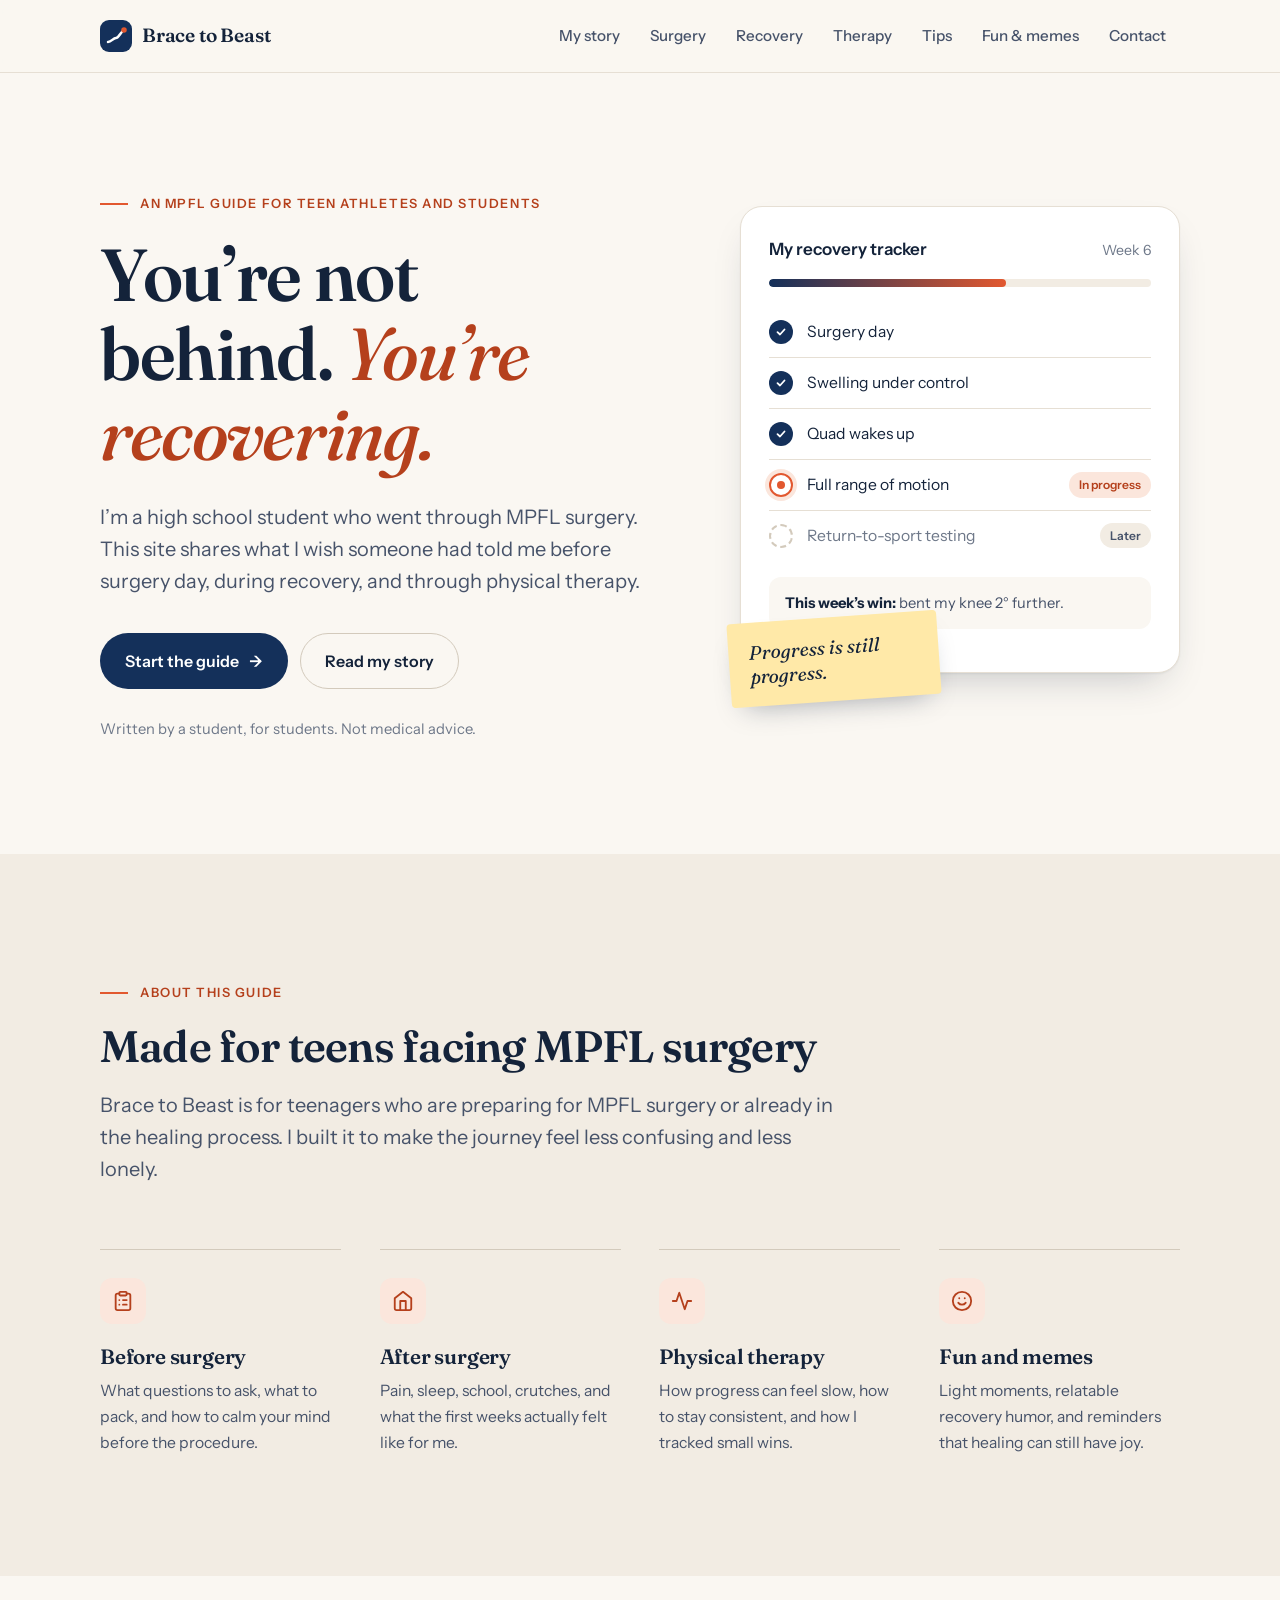
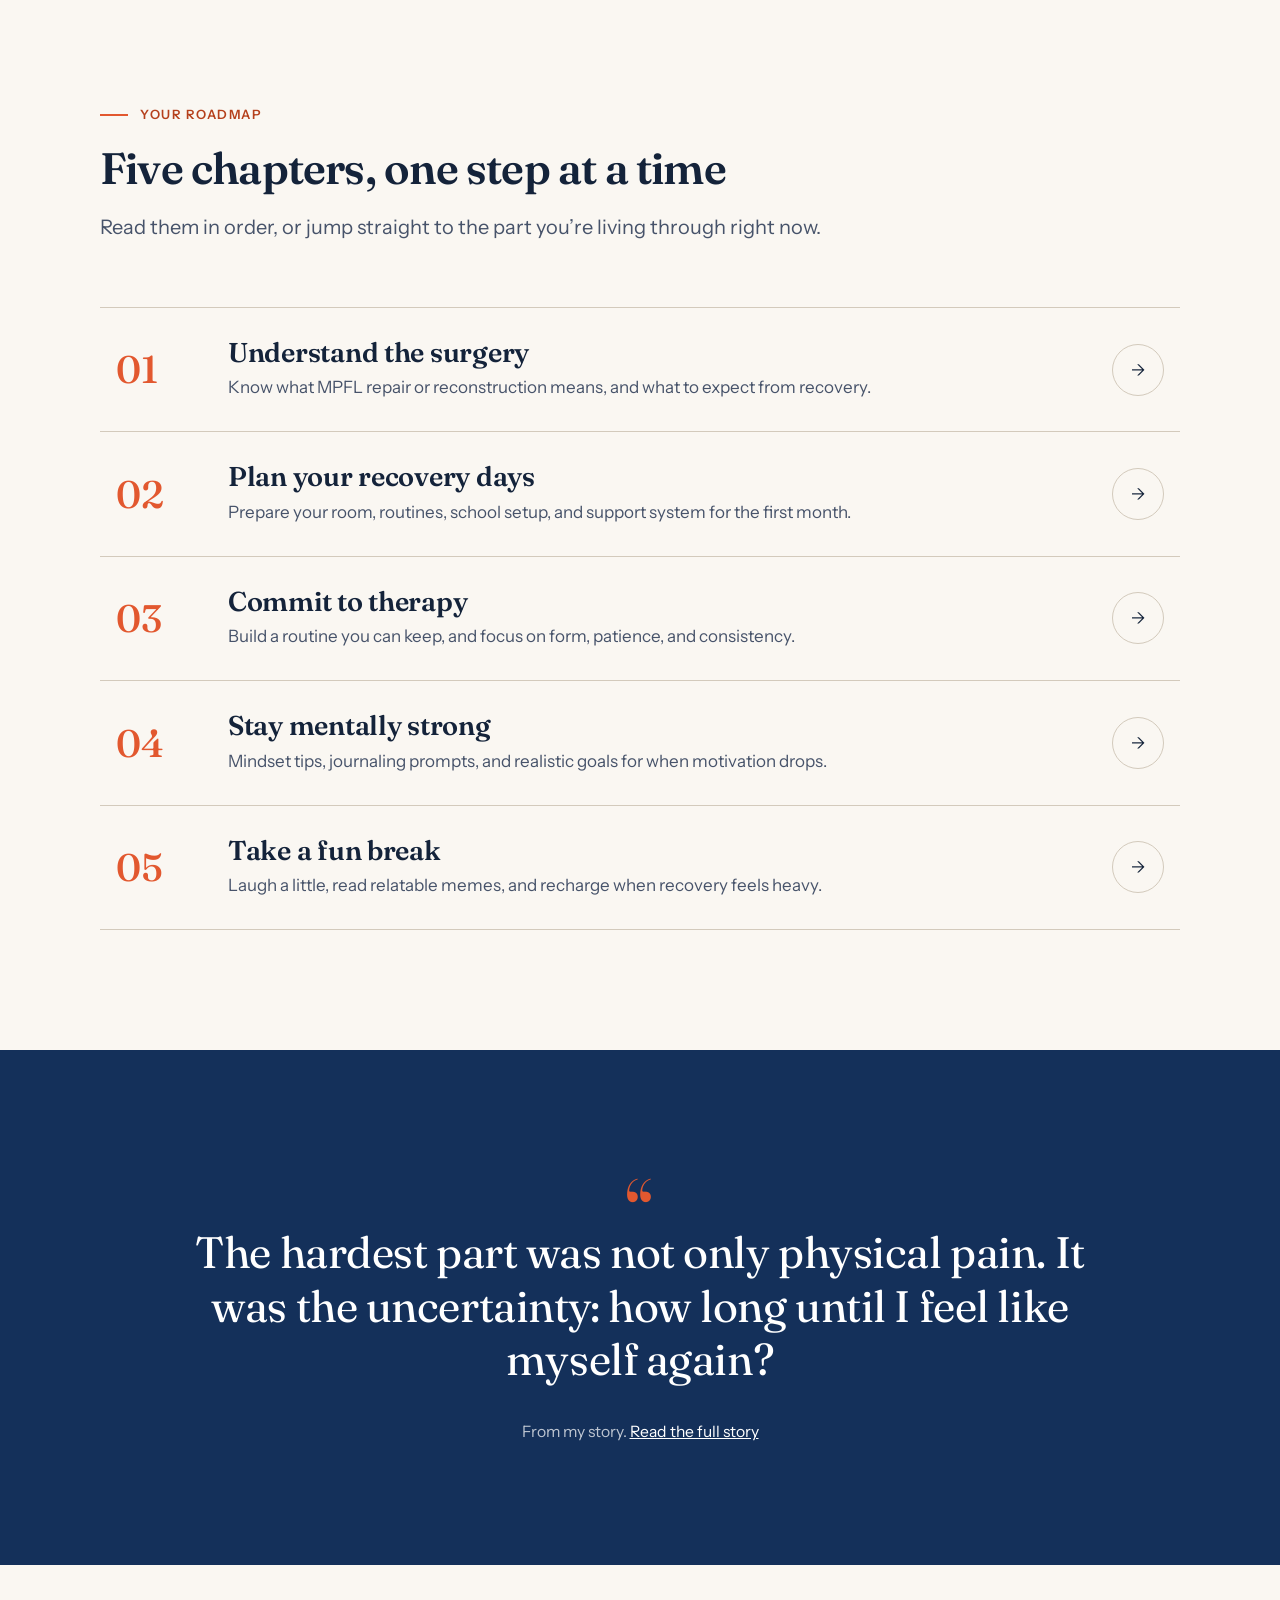
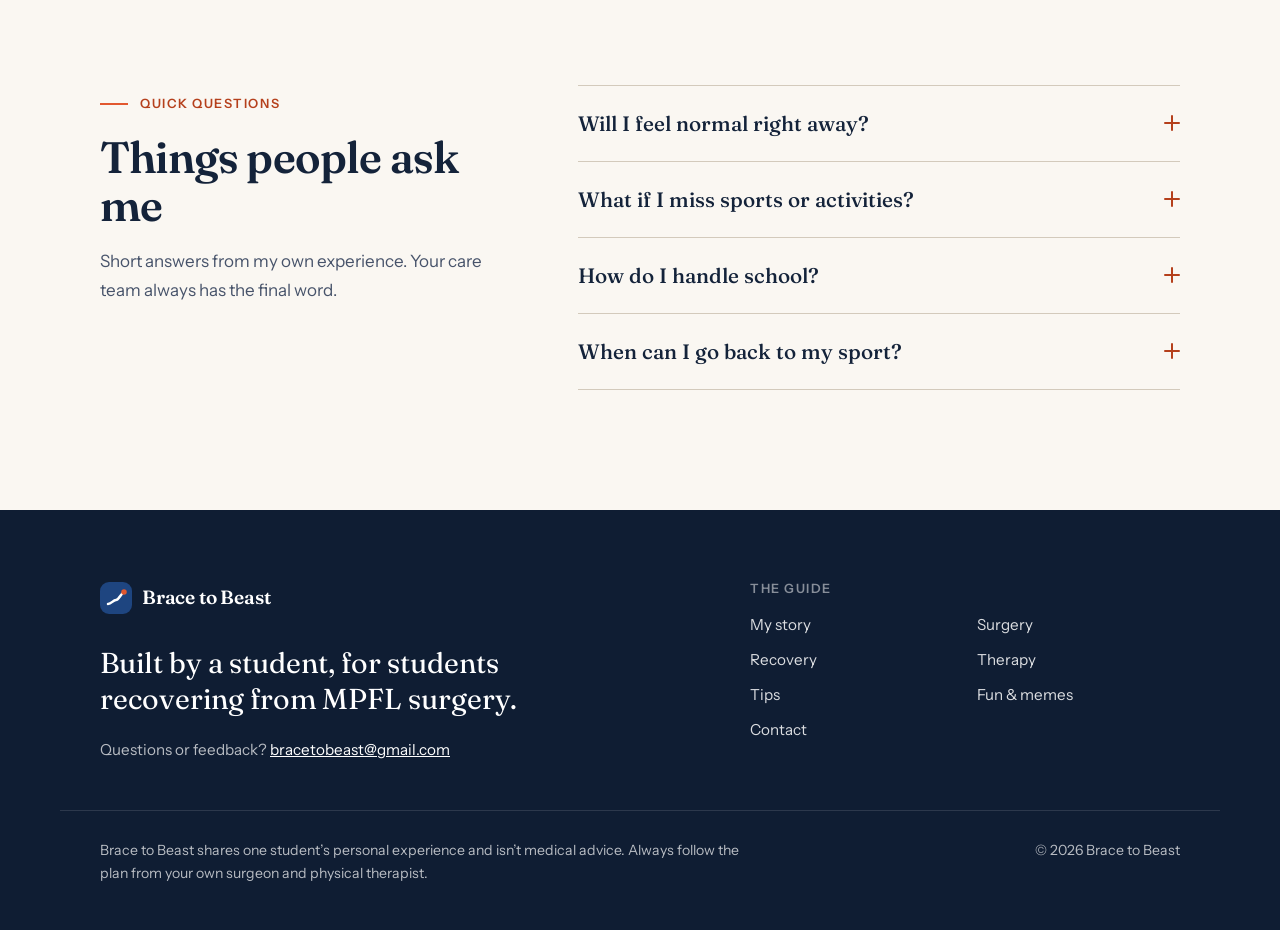
<file: index.html>
<!DOCTYPE html>
<html lang="en">
<head>
  <meta charset="UTF-8">
  <meta name="viewport" content="width=device-width, initial-scale=1.0">
  <title>Brace to Beast | An MPFL Surgery Guide for Teens</title>
  <meta name="description" content="Brace to Beast is a high school student's guide for teens going through MPFL surgery, recovery, and physical therapy.">
  <meta name="theme-color" content="#faf7f2">
  <meta property="og:title" content="Brace to Beast | An MPFL Surgery Guide for Teens">
  <meta property="og:description" content="What I wish someone had told me before surgery day, during recovery, and through physical therapy.">
  <meta property="og:type" content="website">
  <link rel="icon" href="images/favicon.svg" type="image/svg+xml">
  <link rel="preconnect" href="https://fonts.googleapis.com">
  <link rel="preconnect" href="https://fonts.gstatic.com" crossorigin>
  <link href="https://fonts.googleapis.com/css2?family=Fraunces:ital,opsz,wght@0,9..144,400..700;1,9..144,400..700&family=Instrument+Sans:wght@400..700&display=swap" rel="stylesheet">
  <link rel="stylesheet" href="style.css?v=20261026">
  <script>document.documentElement.classList.add("js");</script>
</head>

<body>
<a class="skip-link" href="#main">Skip to content</a>

<header class="site-header">
  <div class="container nav">
    <a href="index.html" class="brand" aria-label="Brace to Beast home">
      <svg class="brand-mark" viewBox="0 0 32 32" aria-hidden="true"><rect width="32" height="32" rx="9" fill="#14305A"/><path d="M8 22c3.5 0 5-4 8-4s4.5-6 8-8" fill="none" stroke="#fff" stroke-width="2.5" stroke-linecap="round"/><circle cx="24" cy="10" r="2.75" fill="#E2582F"/></svg>
      <span>Brace to Beast</span>
    </a>
    <button class="menu-toggle" id="menuToggle" aria-expanded="false" aria-controls="navLinks">
      <span class="menu-toggle-bars" aria-hidden="true"></span>
      <span class="sr-only">Menu</span>
    </button>
    <nav aria-label="Main">
      <ul class="nav-links" id="navLinks">
        <li><a href="pages/story.html">My story</a></li>
        <li><a href="pages/surgery.html">Surgery</a></li>
        <li><a href="pages/recovery.html">Recovery</a></li>
        <li><a href="pages/therapy.html">Therapy</a></li>
        <li><a href="pages/tips.html">Tips</a></li>
        <li><a href="pages/fun.html">Fun &amp; memes</a></li>
        <li><a href="pages/contact.html">Contact</a></li>
      </ul>
    </nav>
  </div>
</header>

<main id="main">
  <section class="hero">
    <div class="container hero-grid">
      <div class="reveal">
        <p class="eyebrow">An MPFL guide for teen athletes and students</p>
        <h1>You’re not behind. <em>You’re recovering.</em></h1>
        <p class="lede">
          I’m a high school student who went through MPFL surgery. This site shares what I wish someone
          had told me before surgery day, during recovery, and through physical therapy.
        </p>
        <div class="hero-actions">
          <a class="btn btn-primary" href="#roadmap">Start the guide <span class="arrow" aria-hidden="true">→</span></a>
          <a class="btn btn-secondary" href="pages/story.html">Read my story</a>
        </div>
        <p class="hero-note">Written by a student, for students. Not medical advice.</p>
      </div>

      <div class="tracker-wrap reveal reveal-delay" role="img" aria-label="Illustration of a recovery tracker showing completed milestones and the next steps">
        <div class="tracker" aria-hidden="true">
          <div class="tracker-head">
            <span class="tracker-title">My recovery tracker</span>
            <span class="tracker-week">Week 6</span>
          </div>
          <div class="progress"><span></span></div>
          <ul class="milestones">
            <li class="is-done">
              <span class="dot"><svg width="12" height="12" viewBox="0 0 12 12"><path d="M2.5 6.2 5 8.5l4.5-5" fill="none" stroke="currentColor" stroke-width="1.8" stroke-linecap="round" stroke-linejoin="round"/></svg></span>
              Surgery day
            </li>
            <li class="is-done">
              <span class="dot"><svg width="12" height="12" viewBox="0 0 12 12"><path d="M2.5 6.2 5 8.5l4.5-5" fill="none" stroke="currentColor" stroke-width="1.8" stroke-linecap="round" stroke-linejoin="round"/></svg></span>
              Swelling under control
            </li>
            <li class="is-done">
              <span class="dot"><svg width="12" height="12" viewBox="0 0 12 12"><path d="M2.5 6.2 5 8.5l4.5-5" fill="none" stroke="currentColor" stroke-width="1.8" stroke-linecap="round" stroke-linejoin="round"/></svg></span>
              Quad wakes up
            </li>
            <li class="is-current">
              <span class="dot"></span>
              Full range of motion
              <span class="tag">In progress</span>
            </li>
            <li class="is-next">
              <span class="dot"></span>
              Return-to-sport testing
              <span class="tag">Later</span>
            </li>
          </ul>
          <p class="tracker-win"><strong>This week’s win:</strong> bent my knee 2° further.</p>
        </div>
        <p class="sticky-note" aria-hidden="true">Progress is still progress.</p>
      </div>
    </div>
  </section>

  <section class="section section--alt" id="inside">
    <div class="container">
      <div class="section-head reveal">
        <p class="eyebrow">About this guide</p>
        <h2>Made for teens facing MPFL surgery</h2>
        <p class="lede">
          Brace to Beast is for teenagers who are preparing for MPFL surgery or already in the healing process.
          I built it to make the journey feel less confusing and less lonely.
        </p>
      </div>
      <div class="features">
        <article class="feature reveal">
          <div class="feature-icon" aria-hidden="true">
            <svg width="22" height="22" viewBox="0 0 24 24" fill="none" stroke="currentColor" stroke-width="2" stroke-linecap="round" stroke-linejoin="round"><rect width="8" height="4" x="8" y="2" rx="1"/><path d="M16 4h2a2 2 0 0 1 2 2v14a2 2 0 0 1-2 2H6a2 2 0 0 1-2-2V6a2 2 0 0 1 2-2h2"/><path d="M12 11h4"/><path d="M12 16h4"/><path d="M8 11h.01"/><path d="M8 16h.01"/></svg>
          </div>
          <h3>Before surgery</h3>
          <p>What questions to ask, what to pack, and how to calm your mind before the procedure.</p>
        </article>
        <article class="feature reveal">
          <div class="feature-icon" aria-hidden="true">
            <svg width="22" height="22" viewBox="0 0 24 24" fill="none" stroke="currentColor" stroke-width="2" stroke-linecap="round" stroke-linejoin="round"><path d="m3 9 9-7 9 7v11a2 2 0 0 1-2 2H5a2 2 0 0 1-2-2z"/><path d="M9 22V12h6v10"/></svg>
          </div>
          <h3>After surgery</h3>
          <p>Pain, sleep, school, crutches, and what the first weeks actually felt like for me.</p>
        </article>
        <article class="feature reveal">
          <div class="feature-icon" aria-hidden="true">
            <svg width="22" height="22" viewBox="0 0 24 24" fill="none" stroke="currentColor" stroke-width="2" stroke-linecap="round" stroke-linejoin="round"><path d="M22 12h-4l-3 9L9 3l-3 9H2"/></svg>
          </div>
          <h3>Physical therapy</h3>
          <p>How progress can feel slow, how to stay consistent, and how I tracked small wins.</p>
        </article>
        <article class="feature reveal">
          <div class="feature-icon" aria-hidden="true">
            <svg width="22" height="22" viewBox="0 0 24 24" fill="none" stroke="currentColor" stroke-width="2" stroke-linecap="round" stroke-linejoin="round"><circle cx="12" cy="12" r="10"/><path d="M8 14s1.5 2 4 2 4-2 4-2"/><path d="M9 9h.01"/><path d="M15 9h.01"/></svg>
          </div>
          <h3>Fun and memes</h3>
          <p>Light moments, relatable recovery humor, and reminders that healing can still have joy.</p>
        </article>
      </div>
    </div>
  </section>

  <section class="section" id="roadmap">
    <div class="container">
      <div class="section-head reveal">
        <p class="eyebrow">Your roadmap</p>
        <h2>Five chapters, one step at a time</h2>
        <p class="lede">Read them in order, or jump straight to the part you’re living through right now.</p>
      </div>
      <ol class="chapters">
        <li class="reveal">
          <a class="chapter" href="pages/surgery.html">
            <span class="chapter-num">01</span>
            <div>
              <h3>Understand the surgery</h3>
              <p>Know what MPFL repair or reconstruction means, and what to expect from recovery.</p>
            </div>
            <span class="chapter-arrow" aria-hidden="true">→</span>
          </a>
        </li>
        <li class="reveal">
          <a class="chapter" href="pages/recovery.html">
            <span class="chapter-num">02</span>
            <div>
              <h3>Plan your recovery days</h3>
              <p>Prepare your room, routines, school setup, and support system for the first month.</p>
            </div>
            <span class="chapter-arrow" aria-hidden="true">→</span>
          </a>
        </li>
        <li class="reveal">
          <a class="chapter" href="pages/therapy.html">
            <span class="chapter-num">03</span>
            <div>
              <h3>Commit to therapy</h3>
              <p>Build a routine you can keep, and focus on form, patience, and consistency.</p>
            </div>
            <span class="chapter-arrow" aria-hidden="true">→</span>
          </a>
        </li>
        <li class="reveal">
          <a class="chapter" href="pages/tips.html">
            <span class="chapter-num">04</span>
            <div>
              <h3>Stay mentally strong</h3>
              <p>Mindset tips, journaling prompts, and realistic goals for when motivation drops.</p>
            </div>
            <span class="chapter-arrow" aria-hidden="true">→</span>
          </a>
        </li>
        <li class="reveal">
          <a class="chapter" href="pages/fun.html">
            <span class="chapter-num">05</span>
            <div>
              <h3>Take a fun break</h3>
              <p>Laugh a little, read relatable memes, and recharge when recovery feels heavy.</p>
            </div>
            <span class="chapter-arrow" aria-hidden="true">→</span>
          </a>
        </li>
      </ol>
    </div>
  </section>

  <section class="section section--ink">
    <div class="container">
      <figure class="pullquote reveal">
        <span class="pullquote-mark" aria-hidden="true">“</span>
        <blockquote>
          The hardest part was not only physical pain. It was the uncertainty: how long until I feel like myself again?
        </blockquote>
        <figcaption>From my story. <a href="pages/story.html">Read the full story</a></figcaption>
      </figure>
    </div>
  </section>

  <section class="section" id="faq">
    <div class="container faq-layout">
      <div class="section-head reveal">
        <p class="eyebrow">Quick questions</p>
        <h2>Things people ask me</h2>
        <p>Short answers from my own experience. Your care team always has the final word.</p>
      </div>
      <div class="faq reveal">
        <details>
          <summary>Will I feel normal right away?<span class="faq-icon" aria-hidden="true"></span></summary>
          <p>No. Healing happens in layers. Most people need months of gradual progress, not days.</p>
        </details>
        <details>
          <summary>What if I miss sports or activities?<span class="faq-icon" aria-hidden="true"></span></summary>
          <p>That feeling is real. I replaced “what I can’t do” with small weekly goals, and that helped a lot.</p>
        </details>
        <details>
          <summary>How do I handle school?<span class="faq-icon" aria-hidden="true"></span></summary>
          <p>I emailed my teachers early and asked for temporary flexibility, so I could recover without panicking about assignments.</p>
        </details>
        <details>
          <summary>When can I go back to my sport?<span class="faq-icon" aria-hidden="true"></span></summary>
          <p>Your therapist and surgeon decide when you’re ready, based on strength and function, not on pressure or a date on the calendar.</p>
        </details>
      </div>
    </div>
  </section>
</main>

<footer class="site-footer">
  <div class="container footer-grid">
    <div>
      <a href="index.html" class="brand">
        <svg class="brand-mark" viewBox="0 0 32 32" aria-hidden="true"><rect width="32" height="32" rx="9" fill="#1E4580"/><path d="M8 22c3.5 0 5-4 8-4s4.5-6 8-8" fill="none" stroke="#fff" stroke-width="2.5" stroke-linecap="round"/><circle cx="24" cy="10" r="2.75" fill="#E2582F"/></svg>
        <span>Brace to Beast</span>
      </a>
      <p class="footer-tagline">Built by a student, for students recovering from MPFL surgery.</p>
      <p class="footer-contact">Questions or feedback? <a href="mailto:bracetobeast@gmail.com">bracetobeast@gmail.com</a></p>
    </div>
    <nav class="footer-nav" aria-label="Footer">
      <h2>The guide</h2>
      <ul>
        <li><a href="pages/story.html">My story</a></li>
        <li><a href="pages/surgery.html">Surgery</a></li>
        <li><a href="pages/recovery.html">Recovery</a></li>
        <li><a href="pages/therapy.html">Therapy</a></li>
        <li><a href="pages/tips.html">Tips</a></li>
        <li><a href="pages/fun.html">Fun &amp; memes</a></li>
        <li><a href="pages/contact.html">Contact</a></li>
      </ul>
    </nav>
  </div>
  <div class="container footer-bottom">
    <p class="disclaimer">Brace to Beast shares one student’s personal experience and isn’t medical advice. Always follow the plan from your own surgeon and physical therapist.</p>
    <p>© <span id="year">2026</span> Brace to Beast</p>
  </div>
</footer>

<script src="script.js?v=20261026"></script>
</body>
</html>
</file>
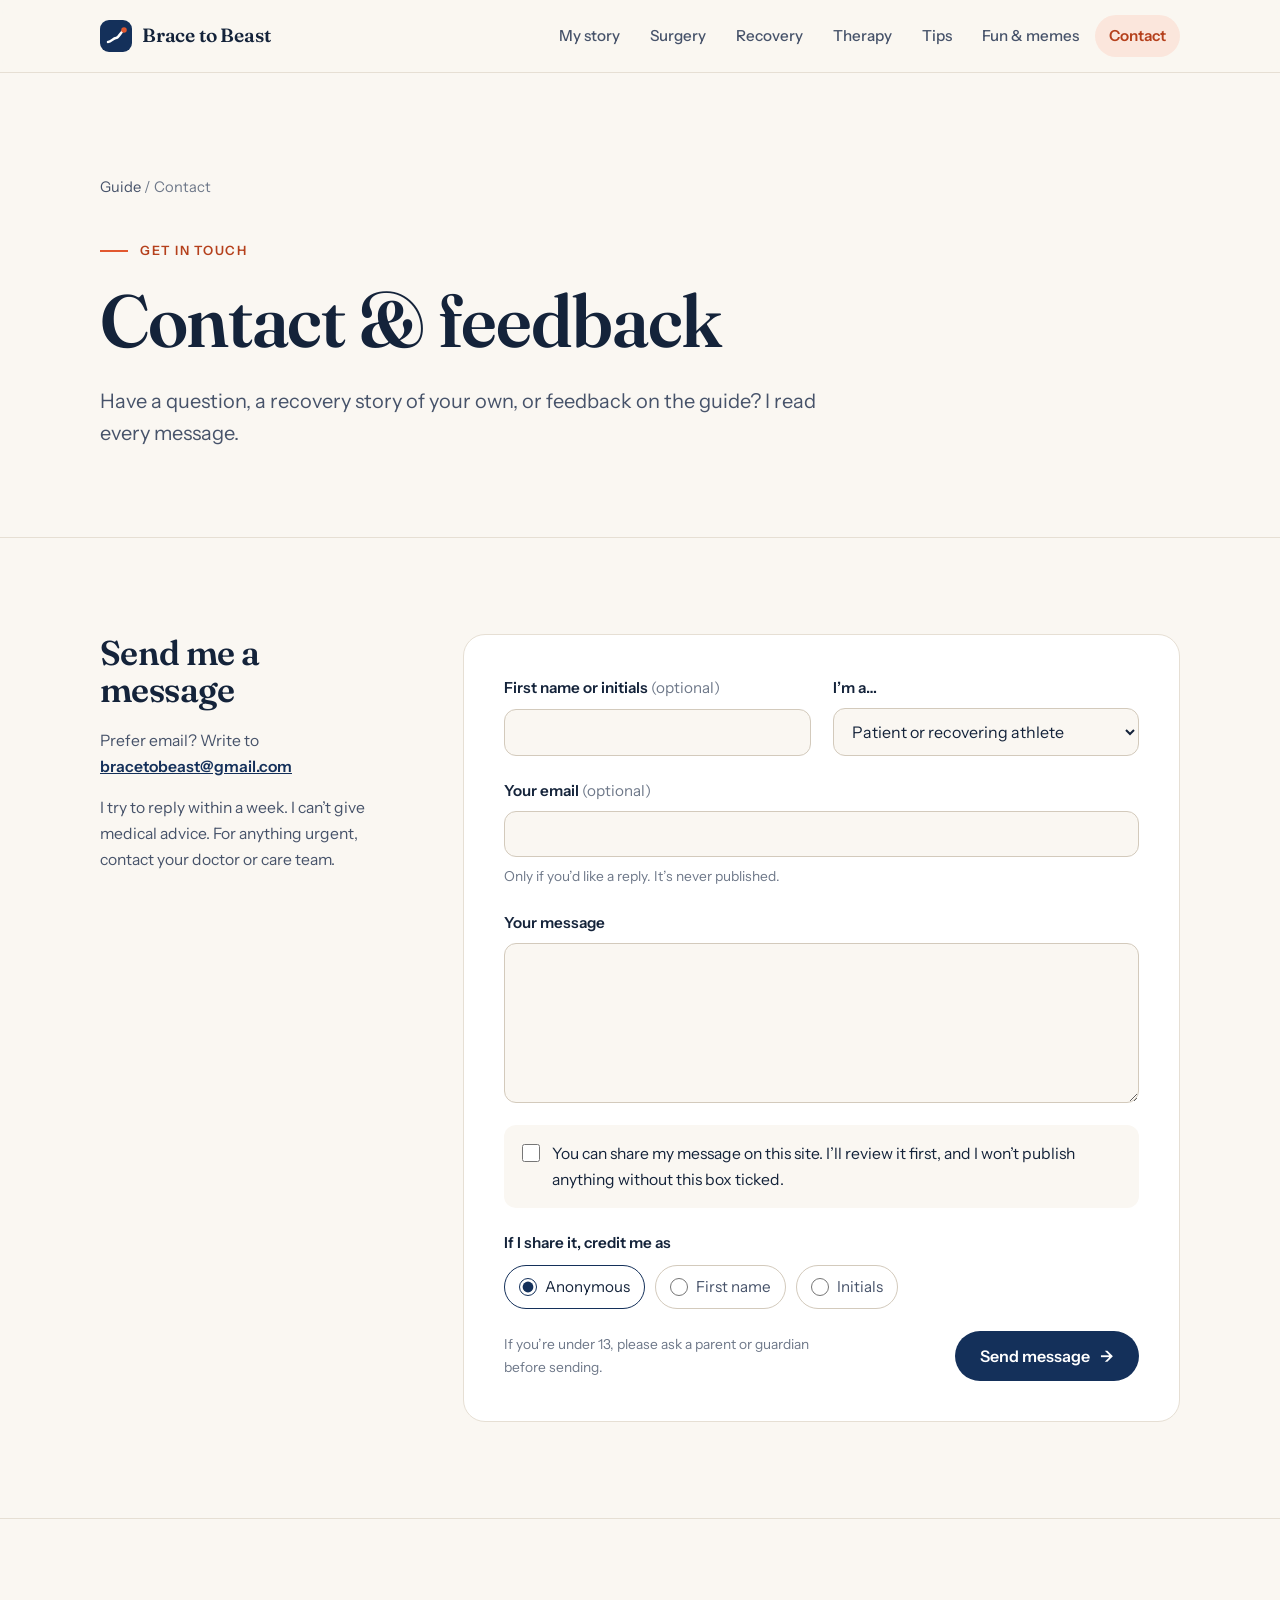
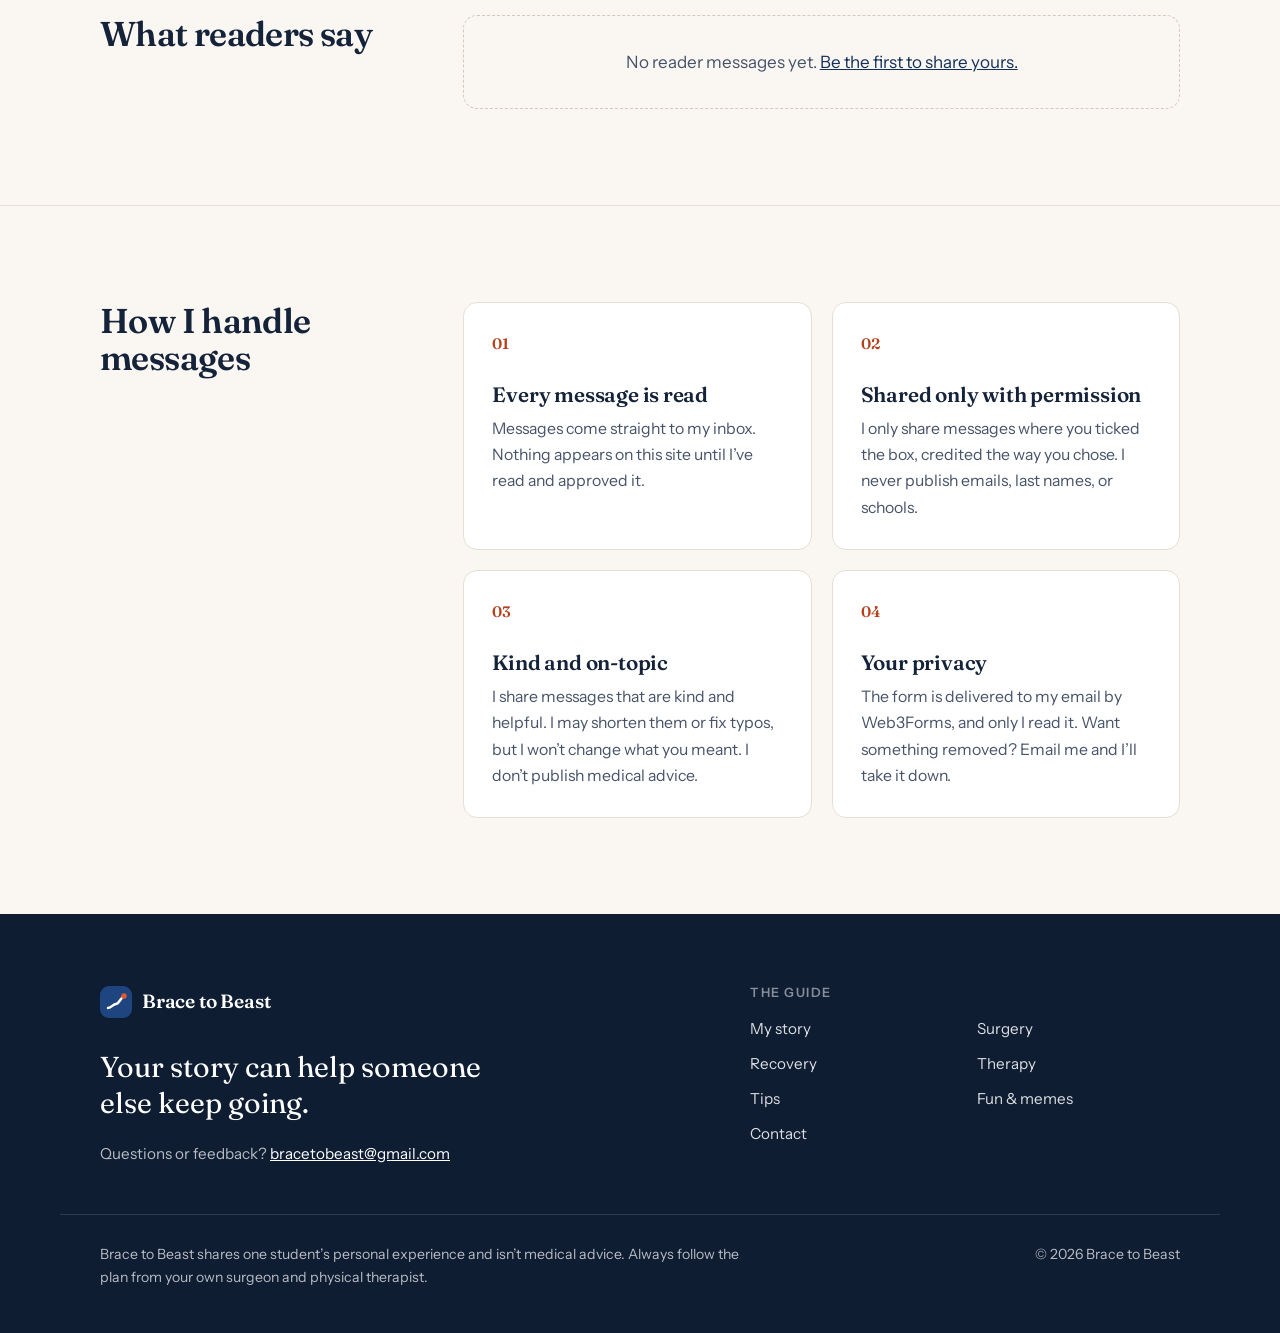
<file: pages/contact.html>
<!DOCTYPE html>
<html lang="en">
<head>
  <meta charset="UTF-8">
  <meta name="viewport" content="width=device-width, initial-scale=1.0">
  <title>Contact &amp; Feedback | Brace to Beast</title>
  <meta name="description" content="Get in touch with Brace to Beast, share feedback on the guide, and read what other readers have said.">
  <meta name="theme-color" content="#faf7f2">
  <link rel="icon" href="../images/favicon.svg" type="image/svg+xml">
  <link rel="preconnect" href="https://fonts.googleapis.com">
  <link rel="preconnect" href="https://fonts.gstatic.com" crossorigin>
  <link href="https://fonts.googleapis.com/css2?family=Fraunces:ital,opsz,wght@0,9..144,400..700;1,9..144,400..700&family=Instrument+Sans:wght@400..700&display=swap" rel="stylesheet">
  <link rel="stylesheet" href="../style.css?v=20261026">
  <script>document.documentElement.classList.add("js");</script>
</head>

<body>
<a class="skip-link" href="#main">Skip to content</a>

<header class="site-header">
  <div class="container nav">
    <a href="../index.html" class="brand" aria-label="Brace to Beast home">
      <svg class="brand-mark" viewBox="0 0 32 32" aria-hidden="true"><rect width="32" height="32" rx="9" fill="#14305A"/><path d="M8 22c3.5 0 5-4 8-4s4.5-6 8-8" fill="none" stroke="#fff" stroke-width="2.5" stroke-linecap="round"/><circle cx="24" cy="10" r="2.75" fill="#E2582F"/></svg>
      <span>Brace to Beast</span>
    </a>
    <button class="menu-toggle" id="menuToggle" aria-expanded="false" aria-controls="navLinks">
      <span class="menu-toggle-bars" aria-hidden="true"></span>
      <span class="sr-only">Menu</span>
    </button>
    <nav aria-label="Main">
      <ul class="nav-links" id="navLinks">
        <li><a href="story.html">My story</a></li>
        <li><a href="surgery.html">Surgery</a></li>
        <li><a href="recovery.html">Recovery</a></li>
        <li><a href="therapy.html">Therapy</a></li>
        <li><a href="tips.html">Tips</a></li>
        <li><a href="fun.html">Fun &amp; memes</a></li>
        <li><a href="contact.html" aria-current="page">Contact</a></li>
      </ul>
    </nav>
  </div>
</header>

<main id="main">
  <header class="page-hero">
    <div class="container">
      <p class="crumbs"><a href="../index.html">Guide</a> / Contact</p>
      <p class="eyebrow">Get in touch</p>
      <h1>Contact &amp; feedback</h1>
      <p class="lede">
        Have a question, a recovery story of your own, or feedback on the guide? I read every message.
      </p>
    </div>
  </header>

  <section class="section section--tight" id="send">
    <div class="container split">
      <div class="split-head">
        <div class="split-head-inner">
          <h2>Send me a message</h2>
          <div class="contact-details">
            <p>Prefer email? Write to<br><a class="contact-email" href="mailto:bracetobeast@gmail.com">bracetobeast@gmail.com</a></p>
            <p>I try to reply within a week. I can’t give medical advice. For anything urgent, contact your doctor or care team.</p>
          </div>
        </div>
      </div>

      <form class="form reveal" id="contactForm" action="https://api.web3forms.com/submit" method="POST">
        <!-- Web3Forms access key: get one free at web3forms.com using bracetobeast@gmail.com, then paste it here. -->
        <input type="hidden" name="access_key" value="09fb396b-be2d-4121-be39-4041d266627f">
        <input type="hidden" name="subject" value="New message from bracetobeast.com">
        <input type="hidden" name="from_name" value="Brace to Beast website">
        <input type="checkbox" name="botcheck" class="honeypot" hidden tabindex="-1" autocomplete="off" aria-hidden="true">

        <div class="form-row">
          <div class="field">
            <label for="name">First name or initials <span class="optional">(optional)</span></label>
            <input id="name" name="name" type="text" maxlength="60" autocomplete="given-name">
          </div>
          <div class="field">
            <label for="role">I’m a…</label>
            <select id="role" name="i_am">
              <option>Patient or recovering athlete</option>
              <option>Parent or family member</option>
              <option>Coach or teacher</option>
              <option>Healthcare worker</option>
              <option>Other</option>
            </select>
          </div>
        </div>

        <div class="field">
          <label for="email">Your email <span class="optional">(optional)</span></label>
          <input id="email" name="email" type="email" maxlength="120" autocomplete="email" aria-describedby="emailHint">
          <p class="hint" id="emailHint">Only if you’d like a reply. It’s never published.</p>
        </div>

        <div class="field">
          <label for="message">Your message</label>
          <textarea id="message" name="message" required maxlength="2000"></textarea>
        </div>

        <label class="check">
          <input type="checkbox" name="publish_permission" value="Yes">
          <span>You can share my message on this site. I’ll review it first, and I won’t publish anything without this box ticked.</span>
        </label>

        <fieldset class="credit">
          <legend>If I share it, credit me as</legend>
          <div class="radio-group">
            <label class="radio"><input type="radio" name="credit_as" value="Anonymous" checked> Anonymous</label>
            <label class="radio"><input type="radio" name="credit_as" value="First name"> First name</label>
            <label class="radio"><input type="radio" name="credit_as" value="Initials"> Initials</label>
          </div>
        </fieldset>

        <div class="form-footer">
          <p class="hint">If you’re under 13, please ask a parent or guardian before sending.</p>
          <button class="btn btn-primary" type="submit">Send message <span class="arrow" aria-hidden="true">→</span></button>
        </div>

        <p class="form-status" id="formStatus" role="status" aria-live="polite" hidden></p>
      </form>
    </div>
  </section>

  <section class="section section--tight" id="feedback">
    <div class="container split">
      <div class="split-head"><h2>What readers say</h2></div>
      <div>
        <!--
          To publish approved feedback, add a block like this inside .testimonials
          (and delete the .empty-state block below once there is at least one):

          <figure class="testimonial">
            <blockquote><p>Message text goes here.</p></blockquote>
            <figcaption>Anonymous · Patient</figcaption>
          </figure>
        -->
        <div class="testimonials"></div>
        <div class="empty-state">
          <p>No reader messages yet. <a href="#send">Be the first to share yours.</a></p>
        </div>
      </div>
    </div>
  </section>

  <section class="section section--tight">
    <div class="container split">
      <div class="split-head"><h2>How I handle messages</h2></div>
      <div class="cards">
        <article class="card reveal">
          <span class="card-num">01</span>
          <h3>Every message is read</h3>
          <p>Messages come straight to my inbox. Nothing appears on this site until I’ve read and approved it.</p>
        </article>
        <article class="card reveal">
          <span class="card-num">02</span>
          <h3>Shared only with permission</h3>
          <p>I only share messages where you ticked the box, credited the way you chose. I never publish emails, last names, or schools.</p>
        </article>
        <article class="card reveal">
          <span class="card-num">03</span>
          <h3>Kind and on-topic</h3>
          <p>I share messages that are kind and helpful. I may shorten them or fix typos, but I won’t change what you meant. I don’t publish medical advice.</p>
        </article>
        <article class="card reveal">
          <span class="card-num">04</span>
          <h3>Your privacy</h3>
          <p>The form is delivered to my email by Web3Forms, and only I read it. Want something removed? Email me and I’ll take it down.</p>
        </article>
      </div>
    </div>
  </section>
</main>

<footer class="site-footer">
  <div class="container footer-grid">
    <div>
      <a href="../index.html" class="brand">
        <svg class="brand-mark" viewBox="0 0 32 32" aria-hidden="true"><rect width="32" height="32" rx="9" fill="#1E4580"/><path d="M8 22c3.5 0 5-4 8-4s4.5-6 8-8" fill="none" stroke="#fff" stroke-width="2.5" stroke-linecap="round"/><circle cx="24" cy="10" r="2.75" fill="#E2582F"/></svg>
        <span>Brace to Beast</span>
      </a>
      <p class="footer-tagline">Your story can help someone else keep going.</p>
      <p class="footer-contact">Questions or feedback? <a href="mailto:bracetobeast@gmail.com">bracetobeast@gmail.com</a></p>
    </div>
    <nav class="footer-nav" aria-label="Footer">
      <h2>The guide</h2>
      <ul>
        <li><a href="story.html">My story</a></li>
        <li><a href="surgery.html">Surgery</a></li>
        <li><a href="recovery.html">Recovery</a></li>
        <li><a href="therapy.html">Therapy</a></li>
        <li><a href="tips.html">Tips</a></li>
        <li><a href="fun.html">Fun &amp; memes</a></li>
        <li><a href="contact.html">Contact</a></li>
      </ul>
    </nav>
  </div>
  <div class="container footer-bottom">
    <p class="disclaimer">Brace to Beast shares one student’s personal experience and isn’t medical advice. Always follow the plan from your own surgeon and physical therapist.</p>
    <p>© <span id="year">2026</span> Brace to Beast</p>
  </div>
</footer>

<script src="../script.js?v=20261026"></script>
</body>
</html>
</file>
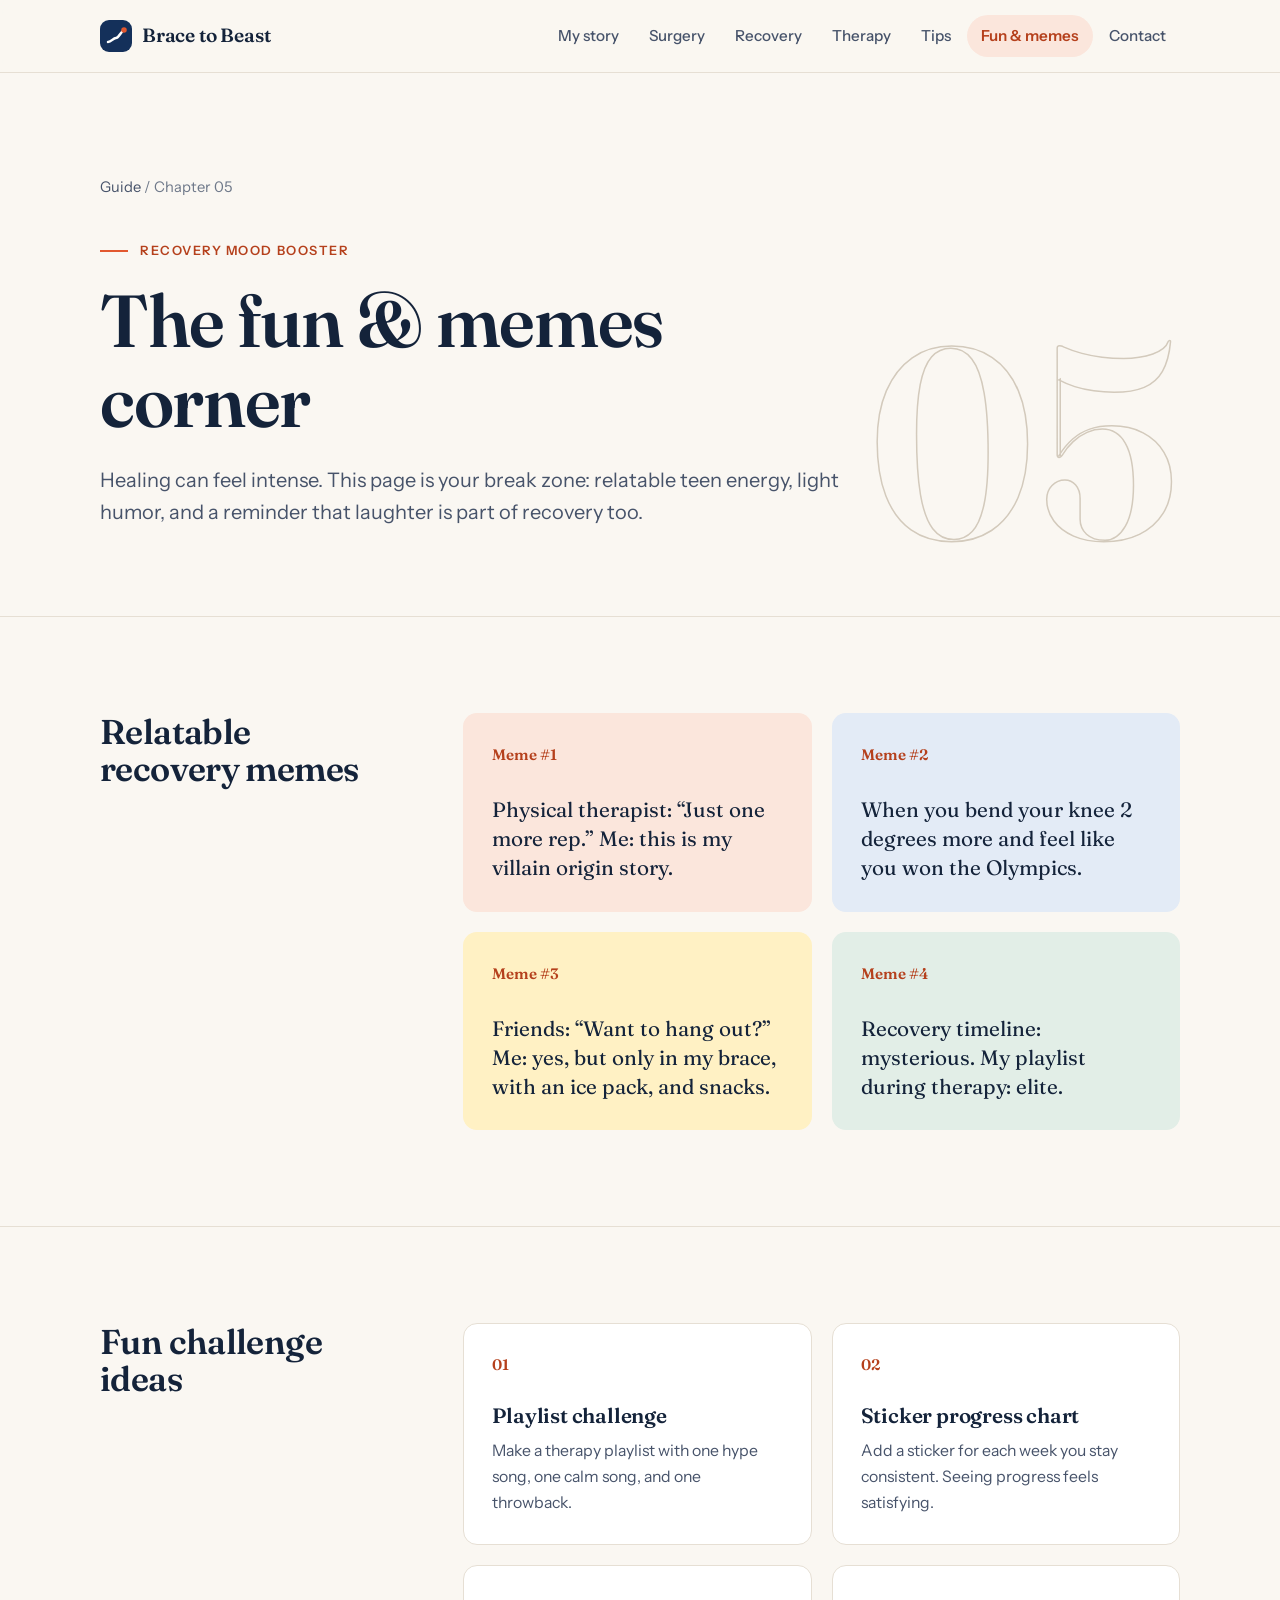
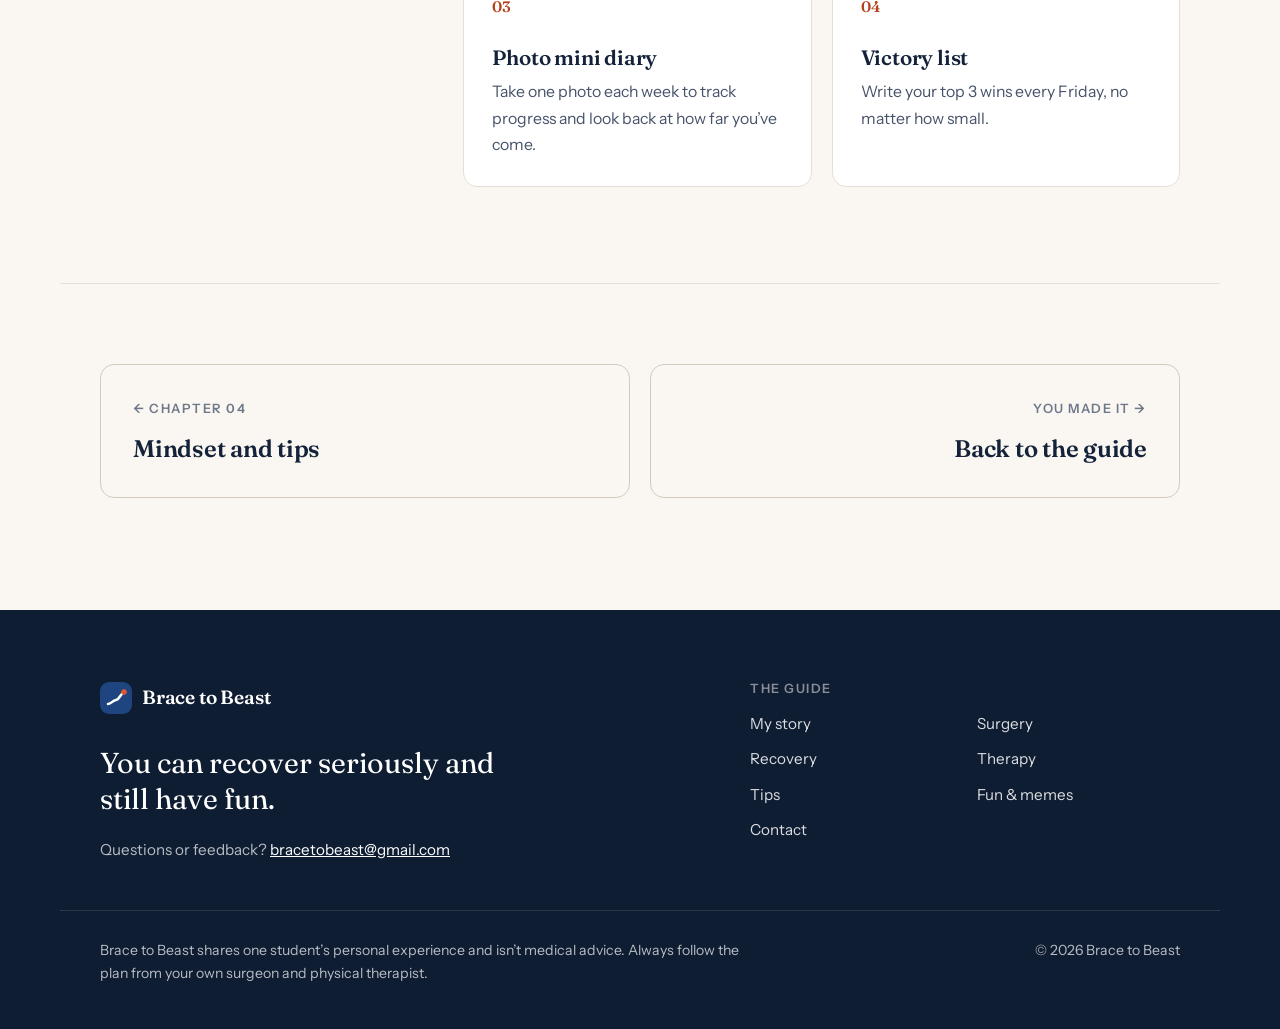
<file: pages/fun.html>
<!DOCTYPE html>
<html lang="en">
<head>
  <meta charset="UTF-8">
  <meta name="viewport" content="width=device-width, initial-scale=1.0">
  <title>Fun &amp; Memes | Brace to Beast</title>
  <meta name="description" content="Relatable MPFL recovery memes and fun challenge ideas to keep your spirits up during rehab.">
  <meta name="theme-color" content="#faf7f2">
  <link rel="icon" href="../images/favicon.svg" type="image/svg+xml">
  <link rel="preconnect" href="https://fonts.googleapis.com">
  <link rel="preconnect" href="https://fonts.gstatic.com" crossorigin>
  <link href="https://fonts.googleapis.com/css2?family=Fraunces:ital,opsz,wght@0,9..144,400..700;1,9..144,400..700&family=Instrument+Sans:wght@400..700&display=swap" rel="stylesheet">
  <link rel="stylesheet" href="../style.css?v=20261026">
  <script>document.documentElement.classList.add("js");</script>
</head>

<body>
<a class="skip-link" href="#main">Skip to content</a>

<header class="site-header">
  <div class="container nav">
    <a href="../index.html" class="brand" aria-label="Brace to Beast home">
      <svg class="brand-mark" viewBox="0 0 32 32" aria-hidden="true"><rect width="32" height="32" rx="9" fill="#14305A"/><path d="M8 22c3.5 0 5-4 8-4s4.5-6 8-8" fill="none" stroke="#fff" stroke-width="2.5" stroke-linecap="round"/><circle cx="24" cy="10" r="2.75" fill="#E2582F"/></svg>
      <span>Brace to Beast</span>
    </a>
    <button class="menu-toggle" id="menuToggle" aria-expanded="false" aria-controls="navLinks">
      <span class="menu-toggle-bars" aria-hidden="true"></span>
      <span class="sr-only">Menu</span>
    </button>
    <nav aria-label="Main">
      <ul class="nav-links" id="navLinks">
        <li><a href="story.html">My story</a></li>
        <li><a href="surgery.html">Surgery</a></li>
        <li><a href="recovery.html">Recovery</a></li>
        <li><a href="therapy.html">Therapy</a></li>
        <li><a href="tips.html">Tips</a></li>
        <li><a href="fun.html" aria-current="page">Fun &amp; memes</a></li>
        <li><a href="contact.html">Contact</a></li>
      </ul>
    </nav>
  </div>
</header>

<main id="main">
  <header class="page-hero">
    <div class="container">
      <span class="page-num" aria-hidden="true">05</span>
      <p class="crumbs"><a href="../index.html">Guide</a> / Chapter 05</p>
      <p class="eyebrow">Recovery mood booster</p>
      <h1>The fun &amp; memes corner</h1>
      <p class="lede">
        Healing can feel intense. This page is your break zone: relatable teen energy, light humor,
        and a reminder that laughter is part of recovery too.
      </p>
    </div>
  </header>

  <section class="section section--tight">
    <div class="container split">
      <div class="split-head"><h2>Relatable recovery memes</h2></div>
      <div class="cards memes">
        <article class="card reveal">
          <span class="card-num">Meme #1</span>
          <p class="meme-text">Physical therapist: “Just one more rep.” Me: this is my villain origin story.</p>
        </article>
        <article class="card reveal">
          <span class="card-num">Meme #2</span>
          <p class="meme-text">When you bend your knee 2 degrees more and feel like you won the Olympics.</p>
        </article>
        <article class="card reveal">
          <span class="card-num">Meme #3</span>
          <p class="meme-text">Friends: “Want to hang out?” Me: yes, but only in my brace, with an ice pack, and snacks.</p>
        </article>
        <article class="card reveal">
          <span class="card-num">Meme #4</span>
          <p class="meme-text">Recovery timeline: mysterious. My playlist during therapy: elite.</p>
        </article>
      </div>
    </div>
  </section>

  <section class="section section--tight">
    <div class="container split">
      <div class="split-head"><h2>Fun challenge ideas</h2></div>
      <div class="cards">
        <article class="card reveal">
          <span class="card-num">01</span>
          <h3>Playlist challenge</h3>
          <p>Make a therapy playlist with one hype song, one calm song, and one throwback.</p>
        </article>
        <article class="card reveal">
          <span class="card-num">02</span>
          <h3>Sticker progress chart</h3>
          <p>Add a sticker for each week you stay consistent. Seeing progress feels satisfying.</p>
        </article>
        <article class="card reveal">
          <span class="card-num">03</span>
          <h3>Photo mini diary</h3>
          <p>Take one photo each week to track progress and look back at how far you’ve come.</p>
        </article>
        <article class="card reveal">
          <span class="card-num">04</span>
          <h3>Victory list</h3>
          <p>Write your top 3 wins every Friday, no matter how small.</p>
        </article>
      </div>
    </div>
  </section>

  <nav class="container pager" aria-label="Chapters">
    <a class="pager-prev" href="tips.html">
      <span class="pager-label">← Chapter 04</span>
      <span class="pager-title">Mindset and tips</span>
    </a>
    <a class="pager-next" href="../index.html">
      <span class="pager-label">You made it →</span>
      <span class="pager-title">Back to the guide</span>
    </a>
  </nav>
</main>

<footer class="site-footer">
  <div class="container footer-grid">
    <div>
      <a href="../index.html" class="brand">
        <svg class="brand-mark" viewBox="0 0 32 32" aria-hidden="true"><rect width="32" height="32" rx="9" fill="#1E4580"/><path d="M8 22c3.5 0 5-4 8-4s4.5-6 8-8" fill="none" stroke="#fff" stroke-width="2.5" stroke-linecap="round"/><circle cx="24" cy="10" r="2.75" fill="#E2582F"/></svg>
        <span>Brace to Beast</span>
      </a>
      <p class="footer-tagline">You can recover seriously and still have fun.</p>
      <p class="footer-contact">Questions or feedback? <a href="mailto:bracetobeast@gmail.com">bracetobeast@gmail.com</a></p>
    </div>
    <nav class="footer-nav" aria-label="Footer">
      <h2>The guide</h2>
      <ul>
        <li><a href="story.html">My story</a></li>
        <li><a href="surgery.html">Surgery</a></li>
        <li><a href="recovery.html">Recovery</a></li>
        <li><a href="therapy.html">Therapy</a></li>
        <li><a href="tips.html">Tips</a></li>
        <li><a href="fun.html">Fun &amp; memes</a></li>
        <li><a href="contact.html">Contact</a></li>
      </ul>
    </nav>
  </div>
  <div class="container footer-bottom">
    <p class="disclaimer">Brace to Beast shares one student’s personal experience and isn’t medical advice. Always follow the plan from your own surgeon and physical therapist.</p>
    <p>© <span id="year">2026</span> Brace to Beast</p>
  </div>
</footer>

<script src="../script.js?v=20261026"></script>
</body>
</html>
</file>
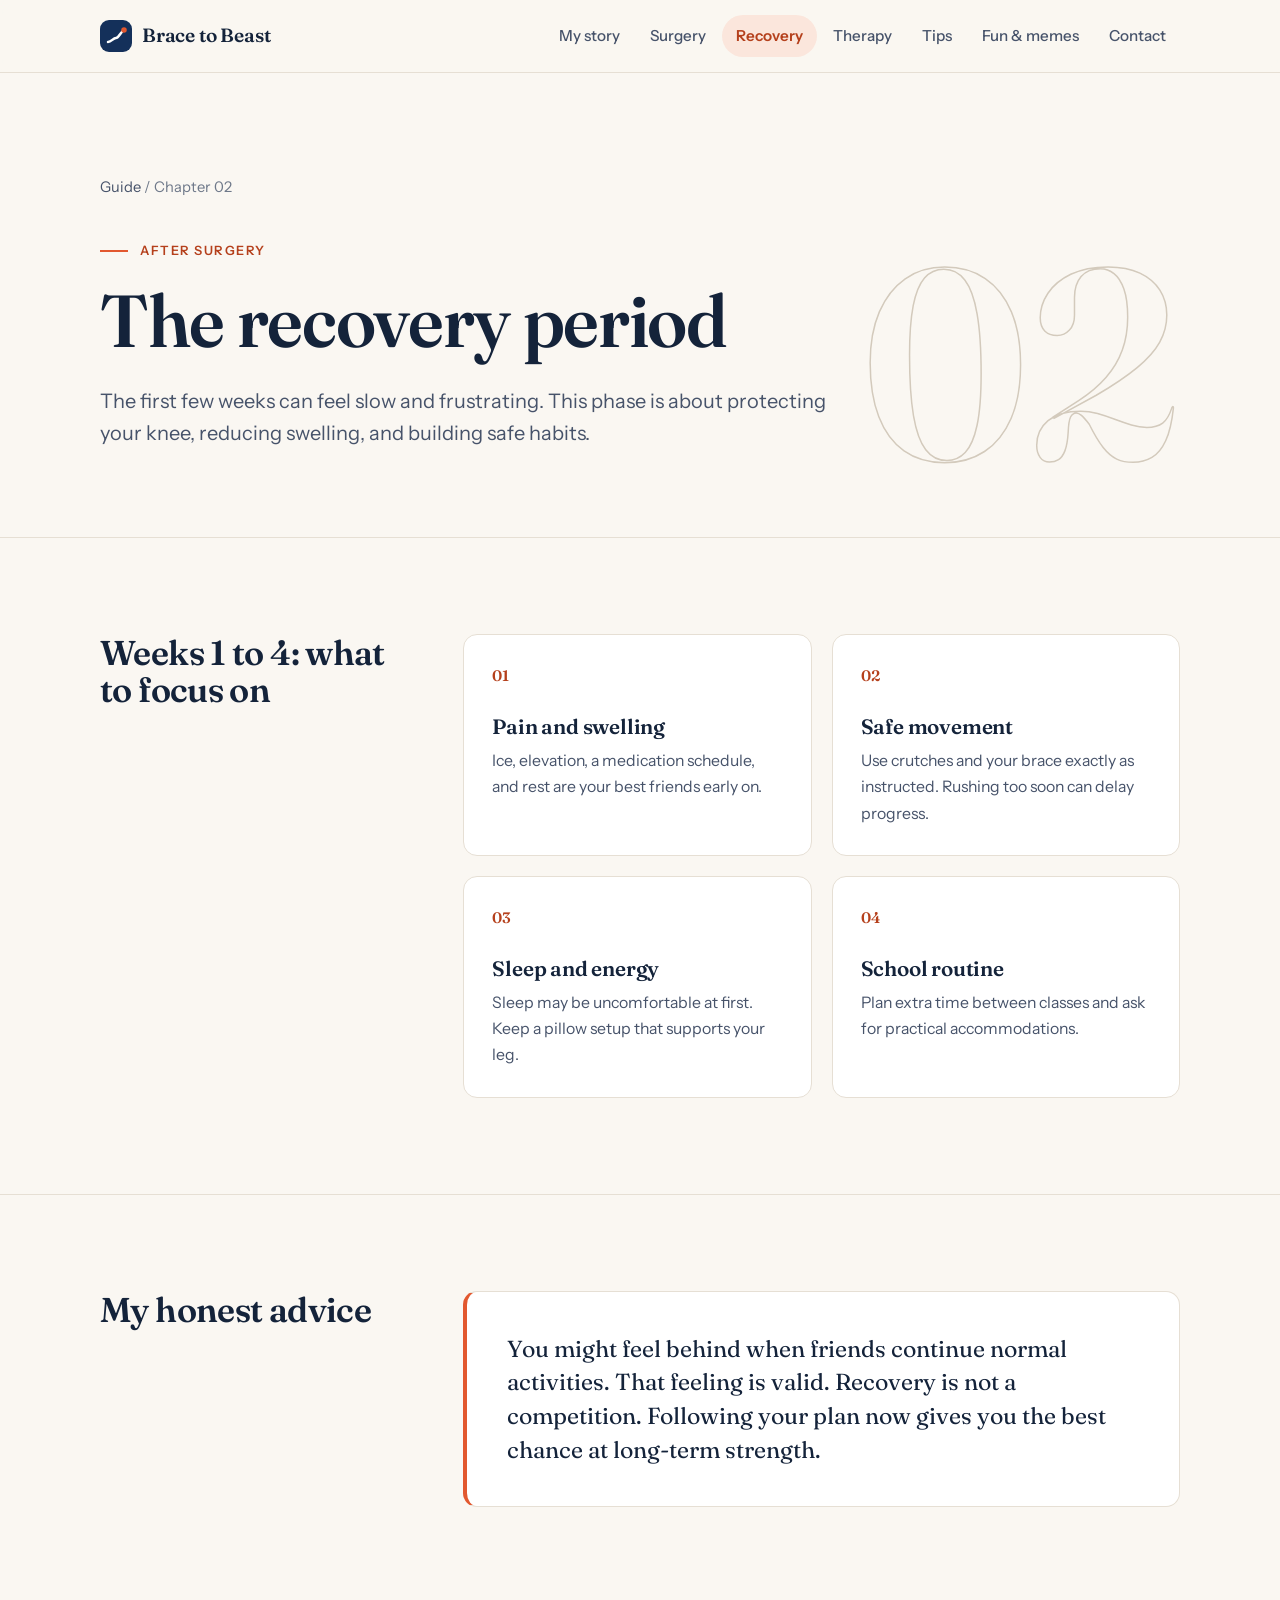
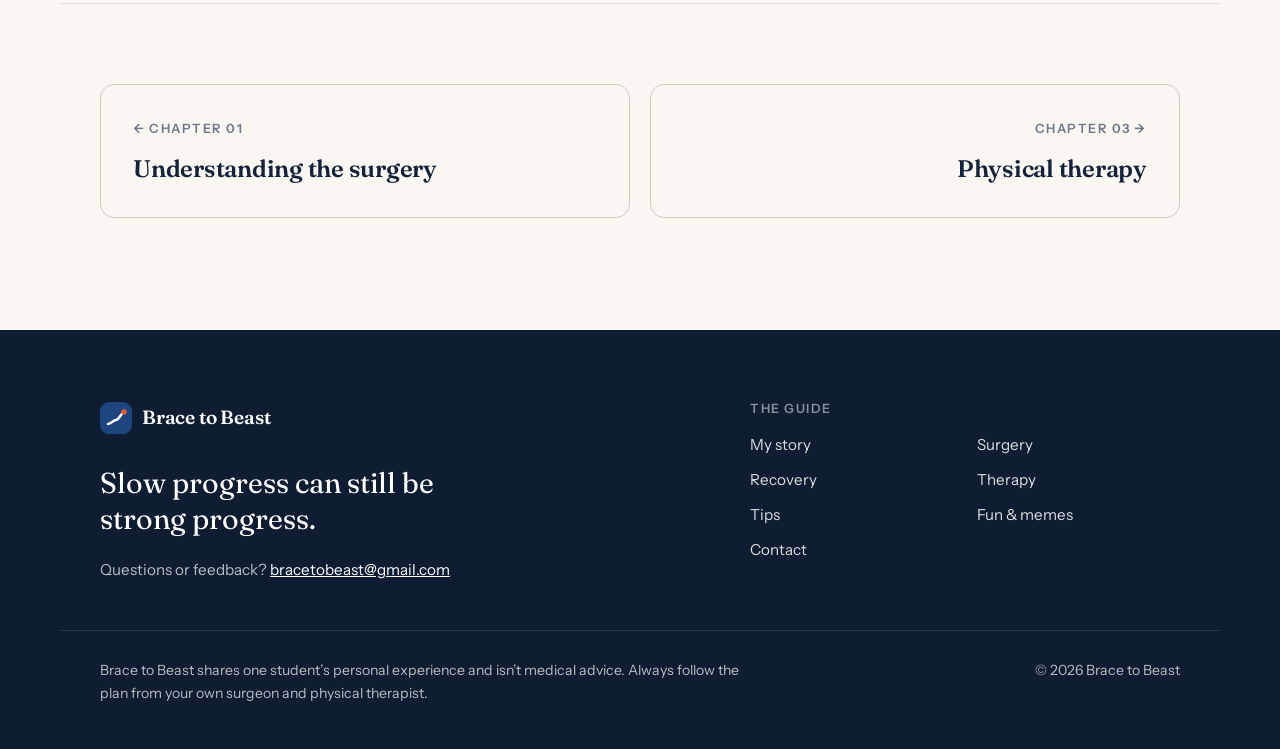
<file: pages/recovery.html>
<!DOCTYPE html>
<html lang="en">
<head>
  <meta charset="UTF-8">
  <meta name="viewport" content="width=device-width, initial-scale=1.0">
  <title>Recovery | Brace to Beast</title>
  <meta name="description" content="What to focus on in weeks one to four after MPFL surgery: pain, swelling, safe movement, sleep, and school.">
  <meta name="theme-color" content="#faf7f2">
  <link rel="icon" href="../images/favicon.svg" type="image/svg+xml">
  <link rel="preconnect" href="https://fonts.googleapis.com">
  <link rel="preconnect" href="https://fonts.gstatic.com" crossorigin>
  <link href="https://fonts.googleapis.com/css2?family=Fraunces:ital,opsz,wght@0,9..144,400..700;1,9..144,400..700&family=Instrument+Sans:wght@400..700&display=swap" rel="stylesheet">
  <link rel="stylesheet" href="../style.css?v=20261026">
  <script>document.documentElement.classList.add("js");</script>
</head>

<body>
<a class="skip-link" href="#main">Skip to content</a>

<header class="site-header">
  <div class="container nav">
    <a href="../index.html" class="brand" aria-label="Brace to Beast home">
      <svg class="brand-mark" viewBox="0 0 32 32" aria-hidden="true"><rect width="32" height="32" rx="9" fill="#14305A"/><path d="M8 22c3.5 0 5-4 8-4s4.5-6 8-8" fill="none" stroke="#fff" stroke-width="2.5" stroke-linecap="round"/><circle cx="24" cy="10" r="2.75" fill="#E2582F"/></svg>
      <span>Brace to Beast</span>
    </a>
    <button class="menu-toggle" id="menuToggle" aria-expanded="false" aria-controls="navLinks">
      <span class="menu-toggle-bars" aria-hidden="true"></span>
      <span class="sr-only">Menu</span>
    </button>
    <nav aria-label="Main">
      <ul class="nav-links" id="navLinks">
        <li><a href="story.html">My story</a></li>
        <li><a href="surgery.html">Surgery</a></li>
        <li><a href="recovery.html" aria-current="page">Recovery</a></li>
        <li><a href="therapy.html">Therapy</a></li>
        <li><a href="tips.html">Tips</a></li>
        <li><a href="fun.html">Fun &amp; memes</a></li>
        <li><a href="contact.html">Contact</a></li>
      </ul>
    </nav>
  </div>
</header>

<main id="main">
  <header class="page-hero">
    <div class="container">
      <span class="page-num" aria-hidden="true">02</span>
      <p class="crumbs"><a href="../index.html">Guide</a> / Chapter 02</p>
      <p class="eyebrow">After surgery</p>
      <h1>The recovery period</h1>
      <p class="lede">
        The first few weeks can feel slow and frustrating. This phase is about protecting your knee,
        reducing swelling, and building safe habits.
      </p>
    </div>
  </header>

  <section class="section section--tight">
    <div class="container split">
      <div class="split-head"><h2>Weeks 1 to 4: what to focus on</h2></div>
      <div class="cards">
        <article class="card reveal">
          <span class="card-num">01</span>
          <h3>Pain and swelling</h3>
          <p>Ice, elevation, a medication schedule, and rest are your best friends early on.</p>
        </article>
        <article class="card reveal">
          <span class="card-num">02</span>
          <h3>Safe movement</h3>
          <p>Use crutches and your brace exactly as instructed. Rushing too soon can delay progress.</p>
        </article>
        <article class="card reveal">
          <span class="card-num">03</span>
          <h3>Sleep and energy</h3>
          <p>Sleep may be uncomfortable at first. Keep a pillow setup that supports your leg.</p>
        </article>
        <article class="card reveal">
          <span class="card-num">04</span>
          <h3>School routine</h3>
          <p>Plan extra time between classes and ask for practical accommodations.</p>
        </article>
      </div>
    </div>
  </section>

  <section class="section section--tight">
    <div class="container split">
      <div class="split-head"><h2>My honest advice</h2></div>
      <blockquote class="note reveal">
        <p>
          You might feel behind when friends continue normal activities. That feeling is valid.
          Recovery is not a competition. Following your plan now gives you the best chance at long-term strength.
        </p>
      </blockquote>
    </div>
  </section>

  <nav class="container pager" aria-label="Chapters">
    <a class="pager-prev" href="surgery.html">
      <span class="pager-label">← Chapter 01</span>
      <span class="pager-title">Understanding the surgery</span>
    </a>
    <a class="pager-next" href="therapy.html">
      <span class="pager-label">Chapter 03 →</span>
      <span class="pager-title">Physical therapy</span>
    </a>
  </nav>
</main>

<footer class="site-footer">
  <div class="container footer-grid">
    <div>
      <a href="../index.html" class="brand">
        <svg class="brand-mark" viewBox="0 0 32 32" aria-hidden="true"><rect width="32" height="32" rx="9" fill="#1E4580"/><path d="M8 22c3.5 0 5-4 8-4s4.5-6 8-8" fill="none" stroke="#fff" stroke-width="2.5" stroke-linecap="round"/><circle cx="24" cy="10" r="2.75" fill="#E2582F"/></svg>
        <span>Brace to Beast</span>
      </a>
      <p class="footer-tagline">Slow progress can still be strong progress.</p>
      <p class="footer-contact">Questions or feedback? <a href="mailto:bracetobeast@gmail.com">bracetobeast@gmail.com</a></p>
    </div>
    <nav class="footer-nav" aria-label="Footer">
      <h2>The guide</h2>
      <ul>
        <li><a href="story.html">My story</a></li>
        <li><a href="surgery.html">Surgery</a></li>
        <li><a href="recovery.html">Recovery</a></li>
        <li><a href="therapy.html">Therapy</a></li>
        <li><a href="tips.html">Tips</a></li>
        <li><a href="fun.html">Fun &amp; memes</a></li>
        <li><a href="contact.html">Contact</a></li>
      </ul>
    </nav>
  </div>
  <div class="container footer-bottom">
    <p class="disclaimer">Brace to Beast shares one student’s personal experience and isn’t medical advice. Always follow the plan from your own surgeon and physical therapist.</p>
    <p>© <span id="year">2026</span> Brace to Beast</p>
  </div>
</footer>

<script src="../script.js?v=20261026"></script>
</body>
</html>
</file>
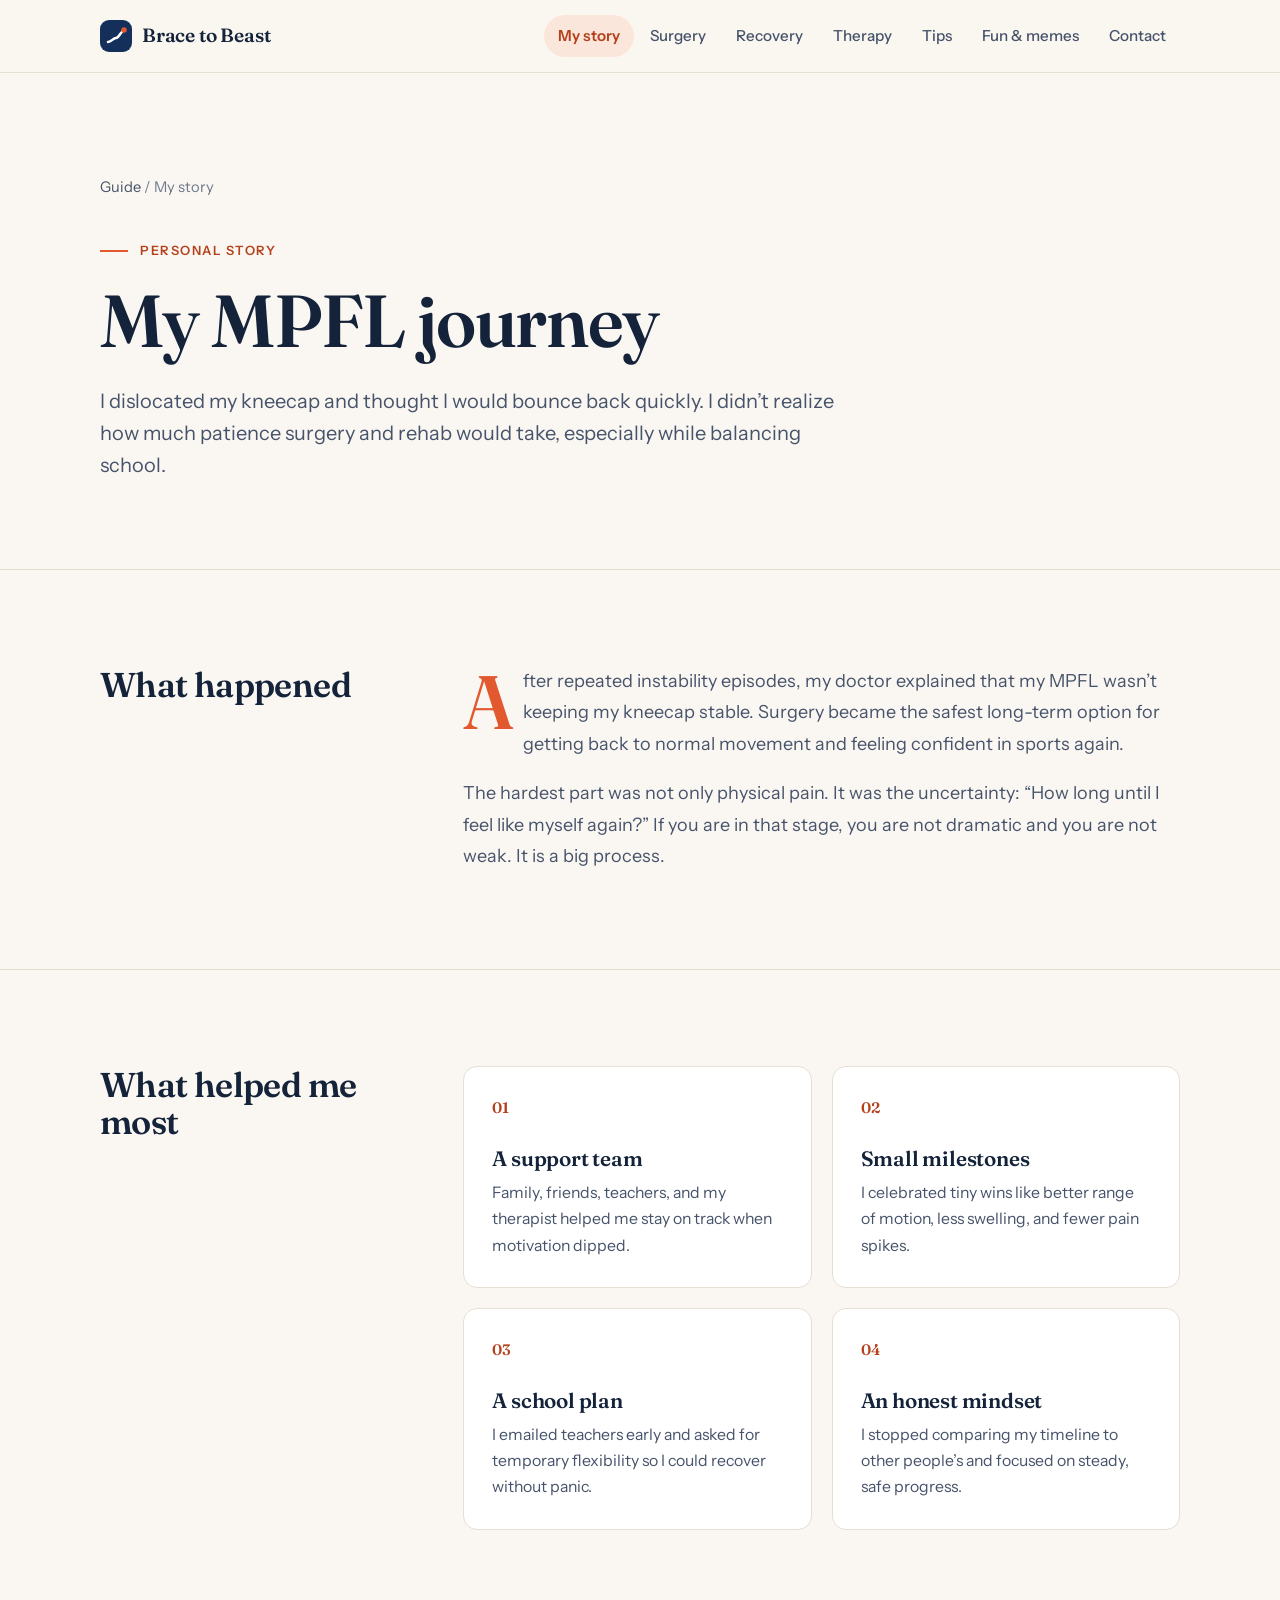
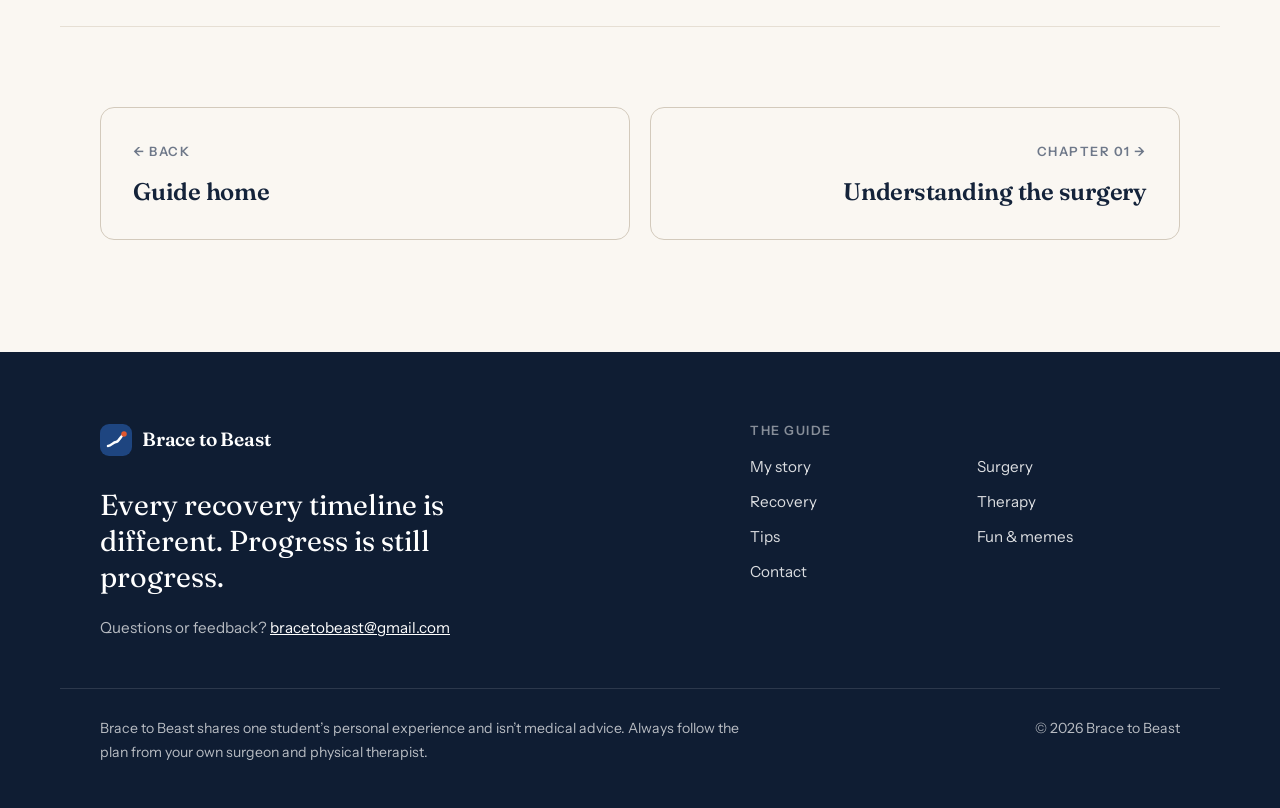
<file: pages/story.html>
<!DOCTYPE html>
<html lang="en">
<head>
  <meta charset="UTF-8">
  <meta name="viewport" content="width=device-width, initial-scale=1.0">
  <title>My Story | Brace to Beast</title>
  <meta name="description" content="How one high school student went from repeated kneecap dislocations to MPFL surgery, and what helped most along the way.">
  <meta name="theme-color" content="#faf7f2">
  <link rel="icon" href="../images/favicon.svg" type="image/svg+xml">
  <link rel="preconnect" href="https://fonts.googleapis.com">
  <link rel="preconnect" href="https://fonts.gstatic.com" crossorigin>
  <link href="https://fonts.googleapis.com/css2?family=Fraunces:ital,opsz,wght@0,9..144,400..700;1,9..144,400..700&family=Instrument+Sans:wght@400..700&display=swap" rel="stylesheet">
  <link rel="stylesheet" href="../style.css?v=20261026">
  <script>document.documentElement.classList.add("js");</script>
</head>

<body>
<a class="skip-link" href="#main">Skip to content</a>

<header class="site-header">
  <div class="container nav">
    <a href="../index.html" class="brand" aria-label="Brace to Beast home">
      <svg class="brand-mark" viewBox="0 0 32 32" aria-hidden="true"><rect width="32" height="32" rx="9" fill="#14305A"/><path d="M8 22c3.5 0 5-4 8-4s4.5-6 8-8" fill="none" stroke="#fff" stroke-width="2.5" stroke-linecap="round"/><circle cx="24" cy="10" r="2.75" fill="#E2582F"/></svg>
      <span>Brace to Beast</span>
    </a>
    <button class="menu-toggle" id="menuToggle" aria-expanded="false" aria-controls="navLinks">
      <span class="menu-toggle-bars" aria-hidden="true"></span>
      <span class="sr-only">Menu</span>
    </button>
    <nav aria-label="Main">
      <ul class="nav-links" id="navLinks">
        <li><a href="story.html" aria-current="page">My story</a></li>
        <li><a href="surgery.html">Surgery</a></li>
        <li><a href="recovery.html">Recovery</a></li>
        <li><a href="therapy.html">Therapy</a></li>
        <li><a href="tips.html">Tips</a></li>
        <li><a href="fun.html">Fun &amp; memes</a></li>
        <li><a href="contact.html">Contact</a></li>
      </ul>
    </nav>
  </div>
</header>

<main id="main">
  <header class="page-hero">
    <div class="container">
      <p class="crumbs"><a href="../index.html">Guide</a> / My story</p>
      <p class="eyebrow">Personal story</p>
      <h1>My MPFL journey</h1>
      <p class="lede">
        I dislocated my kneecap and thought I would bounce back quickly. I didn’t realize how much patience
        surgery and rehab would take, especially while balancing school.
      </p>
    </div>
  </header>

  <section class="section section--tight">
    <div class="container split">
      <div class="split-head"><h2>What happened</h2></div>
      <div class="prose prose--dropcap reveal">
        <p>
          After repeated instability episodes, my doctor explained that my MPFL wasn’t keeping my kneecap stable.
          Surgery became the safest long-term option for getting back to normal movement and feeling confident in sports again.
        </p>
        <p>
          The hardest part was not only physical pain. It was the uncertainty: “How long until I feel like myself again?”
          If you are in that stage, you are not dramatic and you are not weak. It is a big process.
        </p>
      </div>
    </div>
  </section>

  <section class="section section--tight">
    <div class="container split">
      <div class="split-head"><h2>What helped me most</h2></div>
      <div class="cards">
        <article class="card reveal">
          <span class="card-num">01</span>
          <h3>A support team</h3>
          <p>Family, friends, teachers, and my therapist helped me stay on track when motivation dipped.</p>
        </article>
        <article class="card reveal">
          <span class="card-num">02</span>
          <h3>Small milestones</h3>
          <p>I celebrated tiny wins like better range of motion, less swelling, and fewer pain spikes.</p>
        </article>
        <article class="card reveal">
          <span class="card-num">03</span>
          <h3>A school plan</h3>
          <p>I emailed teachers early and asked for temporary flexibility so I could recover without panic.</p>
        </article>
        <article class="card reveal">
          <span class="card-num">04</span>
          <h3>An honest mindset</h3>
          <p>I stopped comparing my timeline to other people’s and focused on steady, safe progress.</p>
        </article>
      </div>
    </div>
  </section>

  <nav class="container pager" aria-label="Chapters">
    <a class="pager-prev" href="../index.html">
      <span class="pager-label">← Back</span>
      <span class="pager-title">Guide home</span>
    </a>
    <a class="pager-next" href="surgery.html">
      <span class="pager-label">Chapter 01 →</span>
      <span class="pager-title">Understanding the surgery</span>
    </a>
  </nav>
</main>

<footer class="site-footer">
  <div class="container footer-grid">
    <div>
      <a href="../index.html" class="brand">
        <svg class="brand-mark" viewBox="0 0 32 32" aria-hidden="true"><rect width="32" height="32" rx="9" fill="#1E4580"/><path d="M8 22c3.5 0 5-4 8-4s4.5-6 8-8" fill="none" stroke="#fff" stroke-width="2.5" stroke-linecap="round"/><circle cx="24" cy="10" r="2.75" fill="#E2582F"/></svg>
        <span>Brace to Beast</span>
      </a>
      <p class="footer-tagline">Every recovery timeline is different. Progress is still progress.</p>
      <p class="footer-contact">Questions or feedback? <a href="mailto:bracetobeast@gmail.com">bracetobeast@gmail.com</a></p>
    </div>
    <nav class="footer-nav" aria-label="Footer">
      <h2>The guide</h2>
      <ul>
        <li><a href="story.html">My story</a></li>
        <li><a href="surgery.html">Surgery</a></li>
        <li><a href="recovery.html">Recovery</a></li>
        <li><a href="therapy.html">Therapy</a></li>
        <li><a href="tips.html">Tips</a></li>
        <li><a href="fun.html">Fun &amp; memes</a></li>
        <li><a href="contact.html">Contact</a></li>
      </ul>
    </nav>
  </div>
  <div class="container footer-bottom">
    <p class="disclaimer">Brace to Beast shares one student’s personal experience and isn’t medical advice. Always follow the plan from your own surgeon and physical therapist.</p>
    <p>© <span id="year">2026</span> Brace to Beast</p>
  </div>
</footer>

<script src="../script.js?v=20261026"></script>
</body>
</html>
</file>
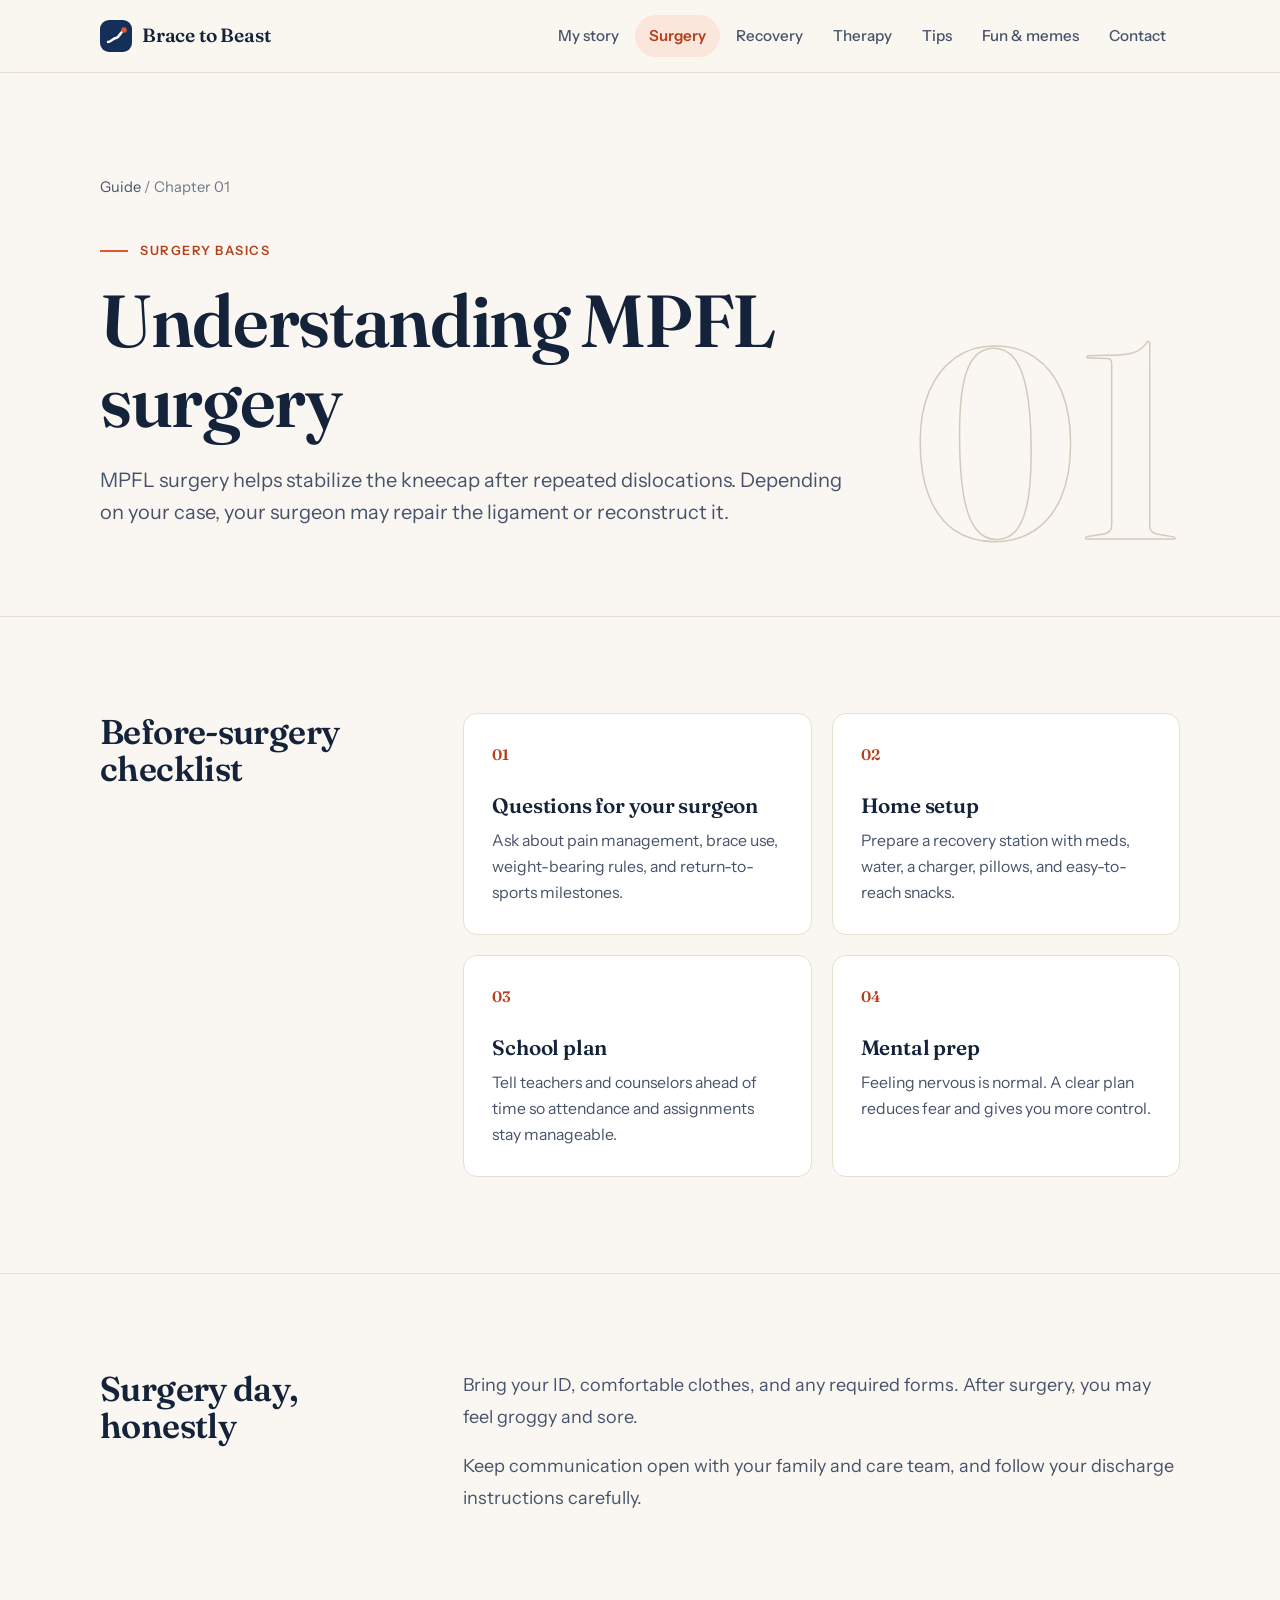
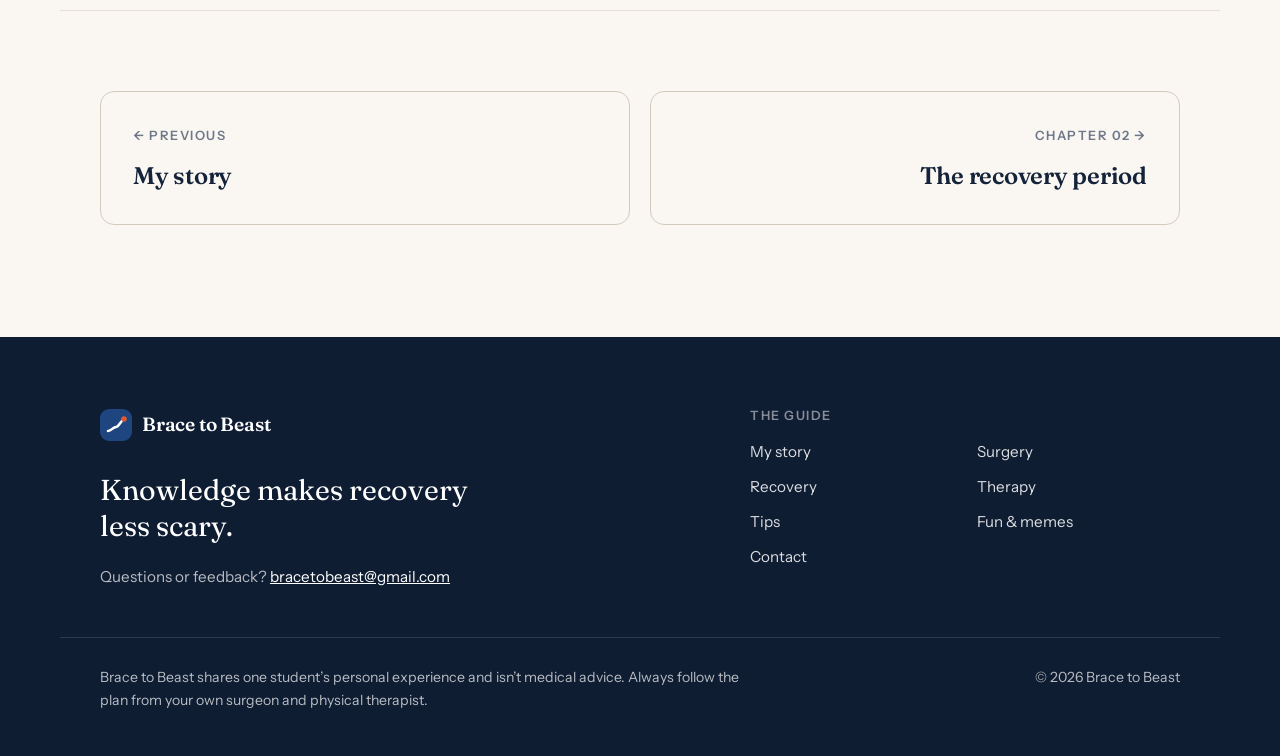
<file: pages/surgery.html>
<!DOCTYPE html>
<html lang="en">
<head>
  <meta charset="UTF-8">
  <meta name="viewport" content="width=device-width, initial-scale=1.0">
  <title>Surgery | Brace to Beast</title>
  <meta name="description" content="What MPFL surgery is, a before-surgery checklist, and what surgery day is really like, from a teen who's been through it.">
  <meta name="theme-color" content="#faf7f2">
  <link rel="icon" href="../images/favicon.svg" type="image/svg+xml">
  <link rel="preconnect" href="https://fonts.googleapis.com">
  <link rel="preconnect" href="https://fonts.gstatic.com" crossorigin>
  <link href="https://fonts.googleapis.com/css2?family=Fraunces:ital,opsz,wght@0,9..144,400..700;1,9..144,400..700&family=Instrument+Sans:wght@400..700&display=swap" rel="stylesheet">
  <link rel="stylesheet" href="../style.css?v=20261026">
  <script>document.documentElement.classList.add("js");</script>
</head>

<body>
<a class="skip-link" href="#main">Skip to content</a>

<header class="site-header">
  <div class="container nav">
    <a href="../index.html" class="brand" aria-label="Brace to Beast home">
      <svg class="brand-mark" viewBox="0 0 32 32" aria-hidden="true"><rect width="32" height="32" rx="9" fill="#14305A"/><path d="M8 22c3.5 0 5-4 8-4s4.5-6 8-8" fill="none" stroke="#fff" stroke-width="2.5" stroke-linecap="round"/><circle cx="24" cy="10" r="2.75" fill="#E2582F"/></svg>
      <span>Brace to Beast</span>
    </a>
    <button class="menu-toggle" id="menuToggle" aria-expanded="false" aria-controls="navLinks">
      <span class="menu-toggle-bars" aria-hidden="true"></span>
      <span class="sr-only">Menu</span>
    </button>
    <nav aria-label="Main">
      <ul class="nav-links" id="navLinks">
        <li><a href="story.html">My story</a></li>
        <li><a href="surgery.html" aria-current="page">Surgery</a></li>
        <li><a href="recovery.html">Recovery</a></li>
        <li><a href="therapy.html">Therapy</a></li>
        <li><a href="tips.html">Tips</a></li>
        <li><a href="fun.html">Fun &amp; memes</a></li>
        <li><a href="contact.html">Contact</a></li>
      </ul>
    </nav>
  </div>
</header>

<main id="main">
  <header class="page-hero">
    <div class="container">
      <span class="page-num" aria-hidden="true">01</span>
      <p class="crumbs"><a href="../index.html">Guide</a> / Chapter 01</p>
      <p class="eyebrow">Surgery basics</p>
      <h1>Understanding MPFL surgery</h1>
      <p class="lede">
        MPFL surgery helps stabilize the kneecap after repeated dislocations. Depending on your case,
        your surgeon may repair the ligament or reconstruct it.
      </p>
    </div>
  </header>

  <section class="section section--tight">
    <div class="container split">
      <div class="split-head"><h2>Before-surgery checklist</h2></div>
      <div class="cards">
        <article class="card reveal">
          <span class="card-num">01</span>
          <h3>Questions for your surgeon</h3>
          <p>Ask about pain management, brace use, weight-bearing rules, and return-to-sports milestones.</p>
        </article>
        <article class="card reveal">
          <span class="card-num">02</span>
          <h3>Home setup</h3>
          <p>Prepare a recovery station with meds, water, a charger, pillows, and easy-to-reach snacks.</p>
        </article>
        <article class="card reveal">
          <span class="card-num">03</span>
          <h3>School plan</h3>
          <p>Tell teachers and counselors ahead of time so attendance and assignments stay manageable.</p>
        </article>
        <article class="card reveal">
          <span class="card-num">04</span>
          <h3>Mental prep</h3>
          <p>Feeling nervous is normal. A clear plan reduces fear and gives you more control.</p>
        </article>
      </div>
    </div>
  </section>

  <section class="section section--tight">
    <div class="container split">
      <div class="split-head"><h2>Surgery day, honestly</h2></div>
      <div class="prose reveal">
        <p>
          Bring your ID, comfortable clothes, and any required forms. After surgery, you may feel groggy and sore.
        </p>
        <p>
          Keep communication open with your family and care team, and follow your discharge instructions carefully.
        </p>
      </div>
    </div>
  </section>

  <nav class="container pager" aria-label="Chapters">
    <a class="pager-prev" href="story.html">
      <span class="pager-label">← Previous</span>
      <span class="pager-title">My story</span>
    </a>
    <a class="pager-next" href="recovery.html">
      <span class="pager-label">Chapter 02 →</span>
      <span class="pager-title">The recovery period</span>
    </a>
  </nav>
</main>

<footer class="site-footer">
  <div class="container footer-grid">
    <div>
      <a href="../index.html" class="brand">
        <svg class="brand-mark" viewBox="0 0 32 32" aria-hidden="true"><rect width="32" height="32" rx="9" fill="#1E4580"/><path d="M8 22c3.5 0 5-4 8-4s4.5-6 8-8" fill="none" stroke="#fff" stroke-width="2.5" stroke-linecap="round"/><circle cx="24" cy="10" r="2.75" fill="#E2582F"/></svg>
        <span>Brace to Beast</span>
      </a>
      <p class="footer-tagline">Knowledge makes recovery less scary.</p>
      <p class="footer-contact">Questions or feedback? <a href="mailto:bracetobeast@gmail.com">bracetobeast@gmail.com</a></p>
    </div>
    <nav class="footer-nav" aria-label="Footer">
      <h2>The guide</h2>
      <ul>
        <li><a href="story.html">My story</a></li>
        <li><a href="surgery.html">Surgery</a></li>
        <li><a href="recovery.html">Recovery</a></li>
        <li><a href="therapy.html">Therapy</a></li>
        <li><a href="tips.html">Tips</a></li>
        <li><a href="fun.html">Fun &amp; memes</a></li>
        <li><a href="contact.html">Contact</a></li>
      </ul>
    </nav>
  </div>
  <div class="container footer-bottom">
    <p class="disclaimer">Brace to Beast shares one student’s personal experience and isn’t medical advice. Always follow the plan from your own surgeon and physical therapist.</p>
    <p>© <span id="year">2026</span> Brace to Beast</p>
  </div>
</footer>

<script src="../script.js?v=20261026"></script>
</body>
</html>
</file>
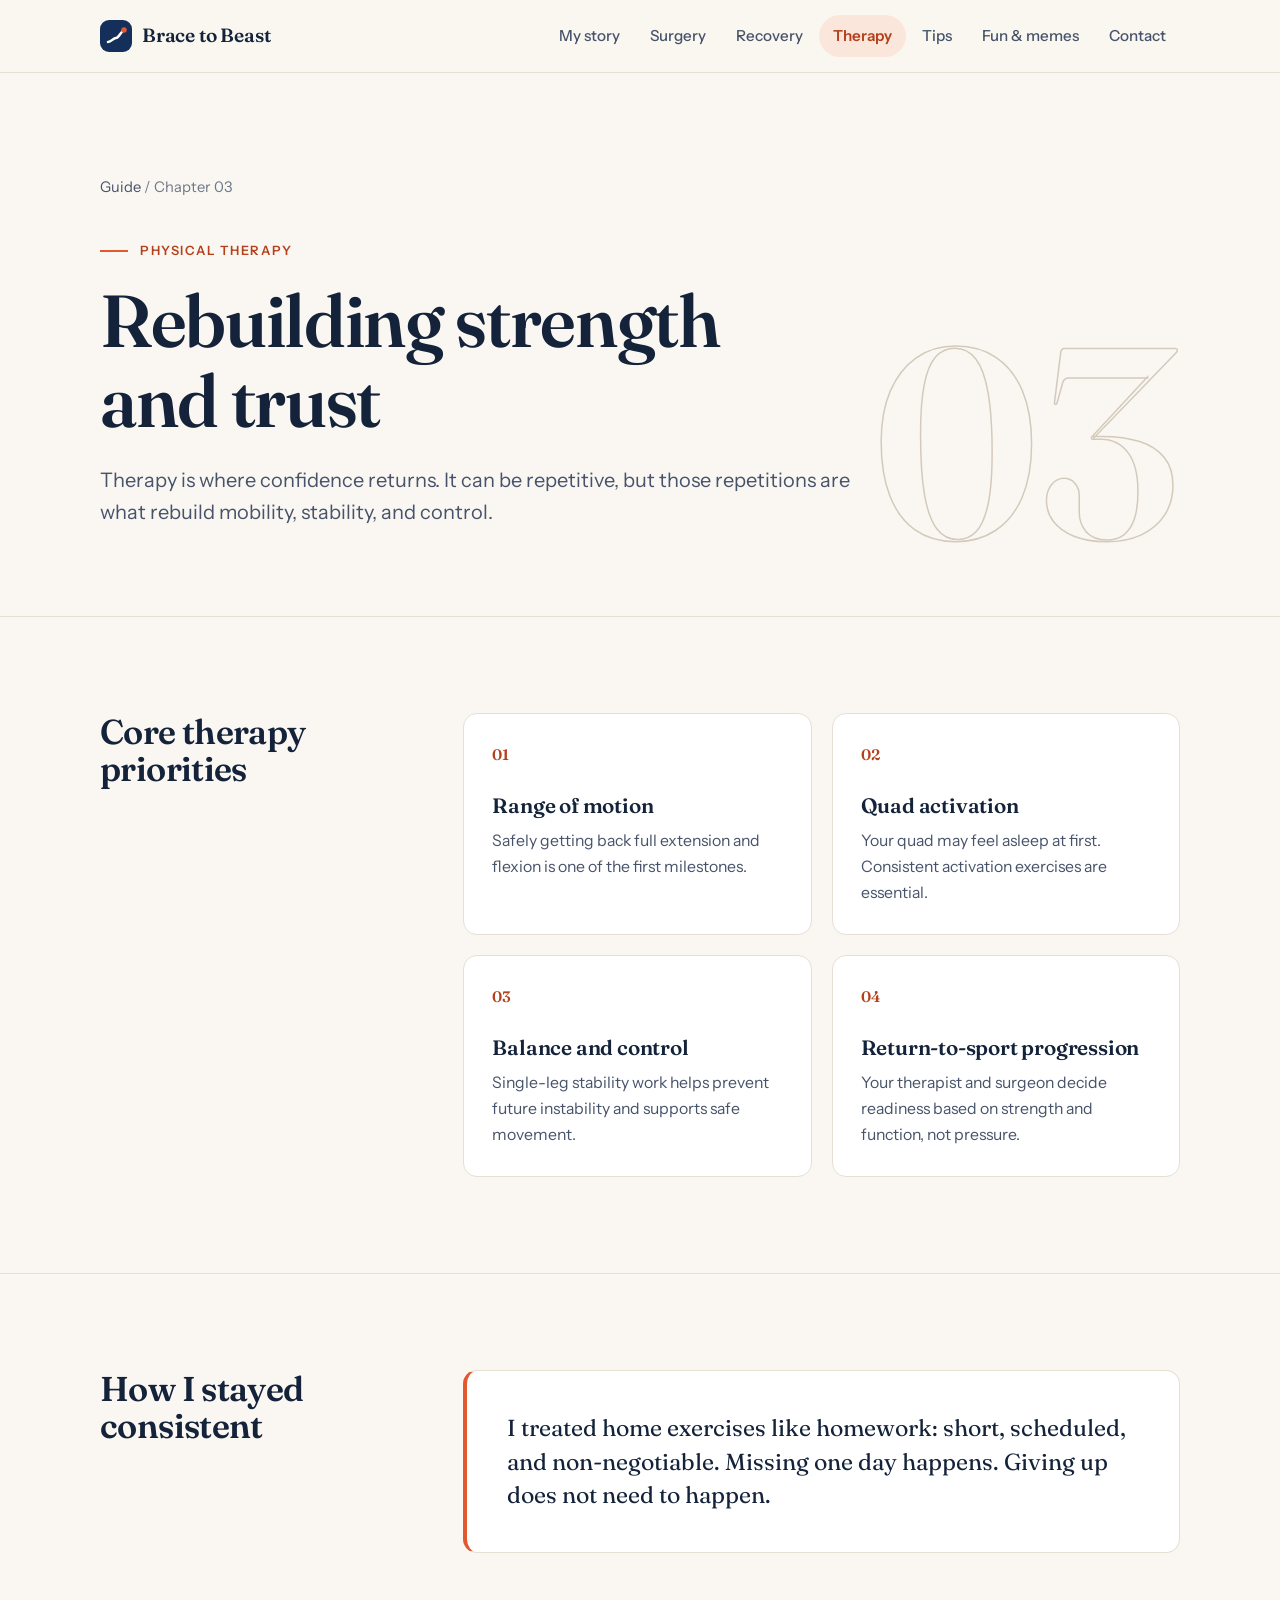
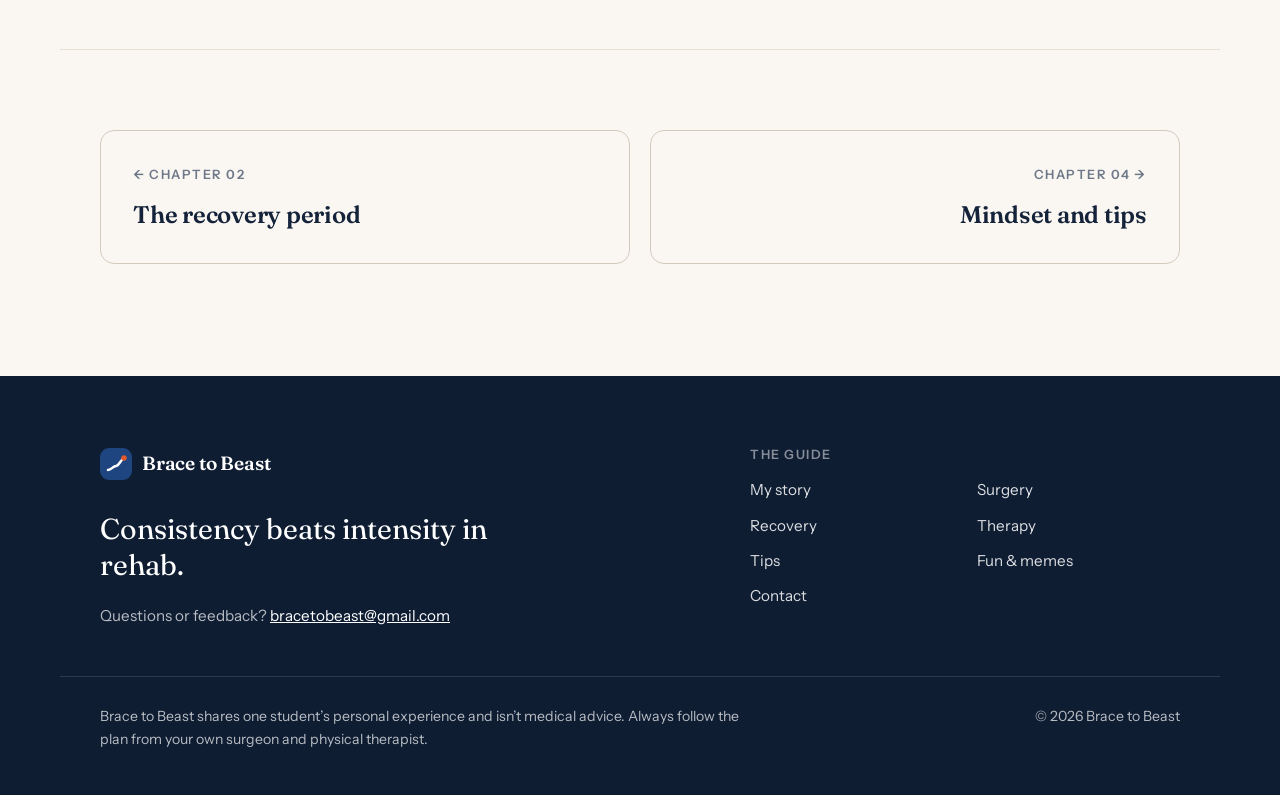
<file: pages/therapy.html>
<!DOCTYPE html>
<html lang="en">
<head>
  <meta charset="UTF-8">
  <meta name="viewport" content="width=device-width, initial-scale=1.0">
  <title>Therapy | Brace to Beast</title>
  <meta name="description" content="Physical therapy after MPFL surgery: the core priorities, and how one student stayed consistent with home exercises.">
  <meta name="theme-color" content="#faf7f2">
  <link rel="icon" href="../images/favicon.svg" type="image/svg+xml">
  <link rel="preconnect" href="https://fonts.googleapis.com">
  <link rel="preconnect" href="https://fonts.gstatic.com" crossorigin>
  <link href="https://fonts.googleapis.com/css2?family=Fraunces:ital,opsz,wght@0,9..144,400..700;1,9..144,400..700&family=Instrument+Sans:wght@400..700&display=swap" rel="stylesheet">
  <link rel="stylesheet" href="../style.css?v=20261026">
  <script>document.documentElement.classList.add("js");</script>
</head>

<body>
<a class="skip-link" href="#main">Skip to content</a>

<header class="site-header">
  <div class="container nav">
    <a href="../index.html" class="brand" aria-label="Brace to Beast home">
      <svg class="brand-mark" viewBox="0 0 32 32" aria-hidden="true"><rect width="32" height="32" rx="9" fill="#14305A"/><path d="M8 22c3.5 0 5-4 8-4s4.5-6 8-8" fill="none" stroke="#fff" stroke-width="2.5" stroke-linecap="round"/><circle cx="24" cy="10" r="2.75" fill="#E2582F"/></svg>
      <span>Brace to Beast</span>
    </a>
    <button class="menu-toggle" id="menuToggle" aria-expanded="false" aria-controls="navLinks">
      <span class="menu-toggle-bars" aria-hidden="true"></span>
      <span class="sr-only">Menu</span>
    </button>
    <nav aria-label="Main">
      <ul class="nav-links" id="navLinks">
        <li><a href="story.html">My story</a></li>
        <li><a href="surgery.html">Surgery</a></li>
        <li><a href="recovery.html">Recovery</a></li>
        <li><a href="therapy.html" aria-current="page">Therapy</a></li>
        <li><a href="tips.html">Tips</a></li>
        <li><a href="fun.html">Fun &amp; memes</a></li>
        <li><a href="contact.html">Contact</a></li>
      </ul>
    </nav>
  </div>
</header>

<main id="main">
  <header class="page-hero">
    <div class="container">
      <span class="page-num" aria-hidden="true">03</span>
      <p class="crumbs"><a href="../index.html">Guide</a> / Chapter 03</p>
      <p class="eyebrow">Physical therapy</p>
      <h1>Rebuilding strength and trust</h1>
      <p class="lede">
        Therapy is where confidence returns. It can be repetitive, but those repetitions are what rebuild
        mobility, stability, and control.
      </p>
    </div>
  </header>

  <section class="section section--tight">
    <div class="container split">
      <div class="split-head"><h2>Core therapy priorities</h2></div>
      <div class="cards">
        <article class="card reveal">
          <span class="card-num">01</span>
          <h3>Range of motion</h3>
          <p>Safely getting back full extension and flexion is one of the first milestones.</p>
        </article>
        <article class="card reveal">
          <span class="card-num">02</span>
          <h3>Quad activation</h3>
          <p>Your quad may feel asleep at first. Consistent activation exercises are essential.</p>
        </article>
        <article class="card reveal">
          <span class="card-num">03</span>
          <h3>Balance and control</h3>
          <p>Single-leg stability work helps prevent future instability and supports safe movement.</p>
        </article>
        <article class="card reveal">
          <span class="card-num">04</span>
          <h3>Return-to-sport progression</h3>
          <p>Your therapist and surgeon decide readiness based on strength and function, not pressure.</p>
        </article>
      </div>
    </div>
  </section>

  <section class="section section--tight">
    <div class="container split">
      <div class="split-head"><h2>How I stayed consistent</h2></div>
      <blockquote class="note reveal">
        <p>
          I treated home exercises like homework: short, scheduled, and non-negotiable. Missing one day happens.
          Giving up does not need to happen.
        </p>
      </blockquote>
    </div>
  </section>

  <nav class="container pager" aria-label="Chapters">
    <a class="pager-prev" href="recovery.html">
      <span class="pager-label">← Chapter 02</span>
      <span class="pager-title">The recovery period</span>
    </a>
    <a class="pager-next" href="tips.html">
      <span class="pager-label">Chapter 04 →</span>
      <span class="pager-title">Mindset and tips</span>
    </a>
  </nav>
</main>

<footer class="site-footer">
  <div class="container footer-grid">
    <div>
      <a href="../index.html" class="brand">
        <svg class="brand-mark" viewBox="0 0 32 32" aria-hidden="true"><rect width="32" height="32" rx="9" fill="#1E4580"/><path d="M8 22c3.5 0 5-4 8-4s4.5-6 8-8" fill="none" stroke="#fff" stroke-width="2.5" stroke-linecap="round"/><circle cx="24" cy="10" r="2.75" fill="#E2582F"/></svg>
        <span>Brace to Beast</span>
      </a>
      <p class="footer-tagline">Consistency beats intensity in rehab.</p>
      <p class="footer-contact">Questions or feedback? <a href="mailto:bracetobeast@gmail.com">bracetobeast@gmail.com</a></p>
    </div>
    <nav class="footer-nav" aria-label="Footer">
      <h2>The guide</h2>
      <ul>
        <li><a href="story.html">My story</a></li>
        <li><a href="surgery.html">Surgery</a></li>
        <li><a href="recovery.html">Recovery</a></li>
        <li><a href="therapy.html">Therapy</a></li>
        <li><a href="tips.html">Tips</a></li>
        <li><a href="fun.html">Fun &amp; memes</a></li>
        <li><a href="contact.html">Contact</a></li>
      </ul>
    </nav>
  </div>
  <div class="container footer-bottom">
    <p class="disclaimer">Brace to Beast shares one student’s personal experience and isn’t medical advice. Always follow the plan from your own surgeon and physical therapist.</p>
    <p>© <span id="year">2026</span> Brace to Beast</p>
  </div>
</footer>

<script src="../script.js?v=20261026"></script>
</body>
</html>
</file>
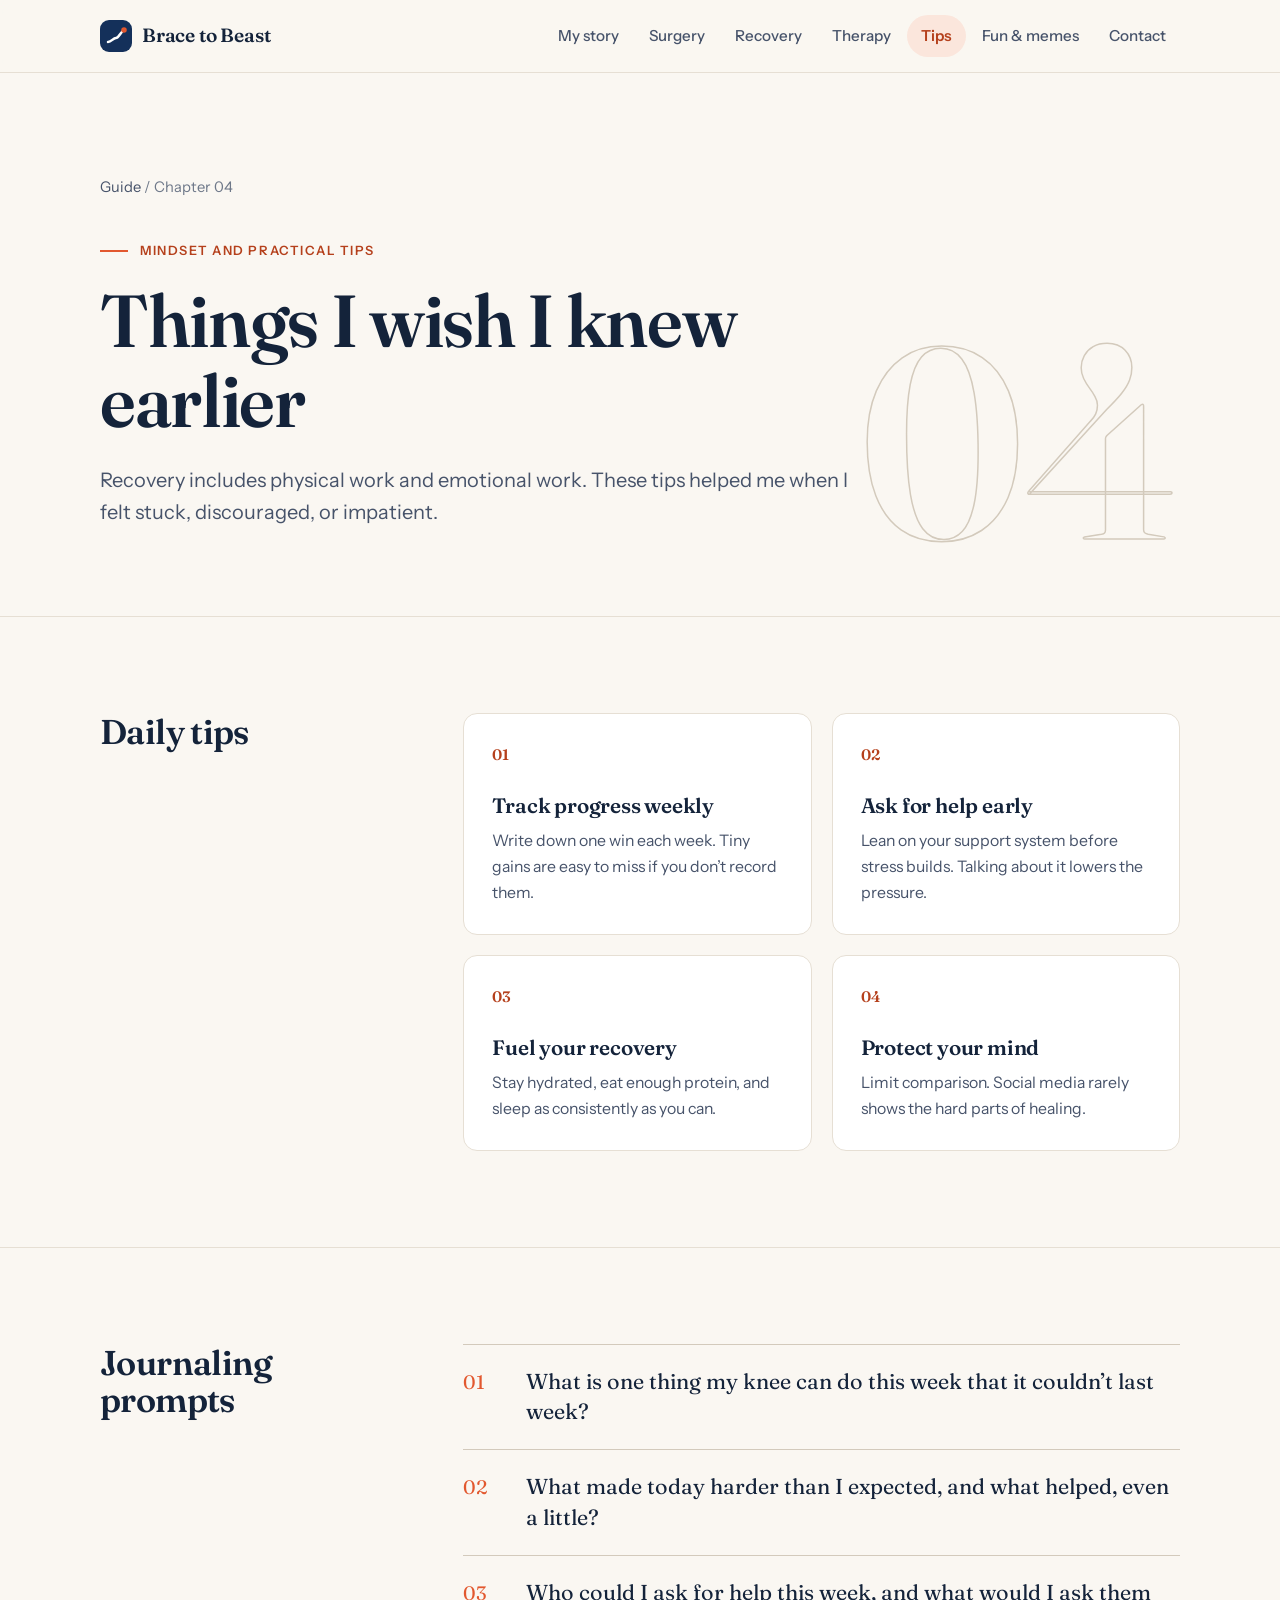
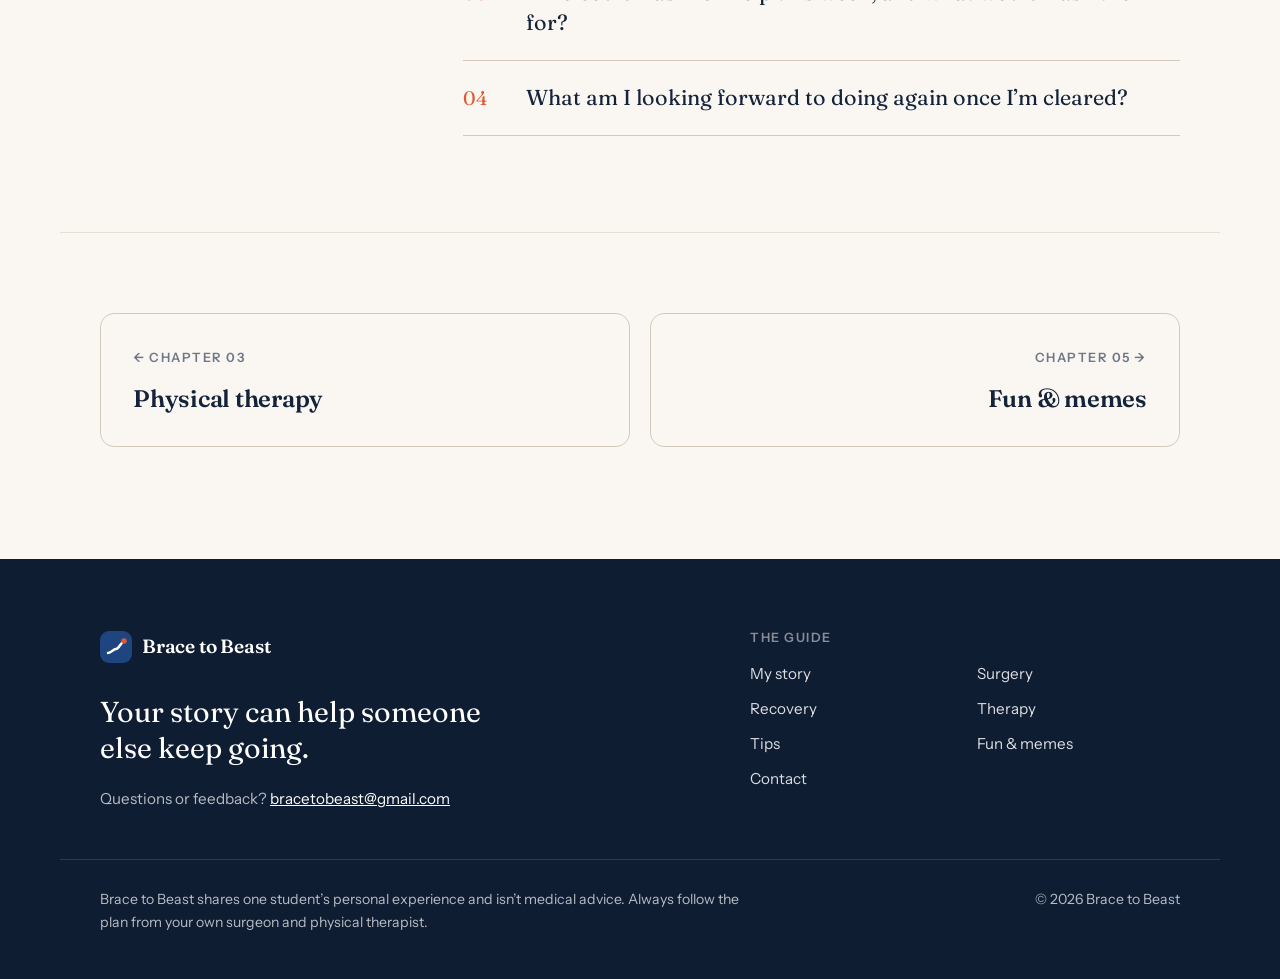
<file: pages/tips.html>
<!DOCTYPE html>
<html lang="en">
<head>
  <meta charset="UTF-8">
  <meta name="viewport" content="width=device-width, initial-scale=1.0">
  <title>Tips | Brace to Beast</title>
  <meta name="description" content="Practical and mindset tips for MPFL recovery, plus journaling prompts for the days when motivation drops.">
  <meta name="theme-color" content="#faf7f2">
  <link rel="icon" href="../images/favicon.svg" type="image/svg+xml">
  <link rel="preconnect" href="https://fonts.googleapis.com">
  <link rel="preconnect" href="https://fonts.gstatic.com" crossorigin>
  <link href="https://fonts.googleapis.com/css2?family=Fraunces:ital,opsz,wght@0,9..144,400..700;1,9..144,400..700&family=Instrument+Sans:wght@400..700&display=swap" rel="stylesheet">
  <link rel="stylesheet" href="../style.css?v=20261026">
  <script>document.documentElement.classList.add("js");</script>
</head>

<body>
<a class="skip-link" href="#main">Skip to content</a>

<header class="site-header">
  <div class="container nav">
    <a href="../index.html" class="brand" aria-label="Brace to Beast home">
      <svg class="brand-mark" viewBox="0 0 32 32" aria-hidden="true"><rect width="32" height="32" rx="9" fill="#14305A"/><path d="M8 22c3.5 0 5-4 8-4s4.5-6 8-8" fill="none" stroke="#fff" stroke-width="2.5" stroke-linecap="round"/><circle cx="24" cy="10" r="2.75" fill="#E2582F"/></svg>
      <span>Brace to Beast</span>
    </a>
    <button class="menu-toggle" id="menuToggle" aria-expanded="false" aria-controls="navLinks">
      <span class="menu-toggle-bars" aria-hidden="true"></span>
      <span class="sr-only">Menu</span>
    </button>
    <nav aria-label="Main">
      <ul class="nav-links" id="navLinks">
        <li><a href="story.html">My story</a></li>
        <li><a href="surgery.html">Surgery</a></li>
        <li><a href="recovery.html">Recovery</a></li>
        <li><a href="therapy.html">Therapy</a></li>
        <li><a href="tips.html" aria-current="page">Tips</a></li>
        <li><a href="fun.html">Fun &amp; memes</a></li>
        <li><a href="contact.html">Contact</a></li>
      </ul>
    </nav>
  </div>
</header>

<main id="main">
  <header class="page-hero">
    <div class="container">
      <span class="page-num" aria-hidden="true">04</span>
      <p class="crumbs"><a href="../index.html">Guide</a> / Chapter 04</p>
      <p class="eyebrow">Mindset and practical tips</p>
      <h1>Things I wish I knew earlier</h1>
      <p class="lede">
        Recovery includes physical work and emotional work. These tips helped me when I felt stuck,
        discouraged, or impatient.
      </p>
    </div>
  </header>

  <section class="section section--tight">
    <div class="container split">
      <div class="split-head"><h2>Daily tips</h2></div>
      <div class="cards">
        <article class="card reveal">
          <span class="card-num">01</span>
          <h3>Track progress weekly</h3>
          <p>Write down one win each week. Tiny gains are easy to miss if you don’t record them.</p>
        </article>
        <article class="card reveal">
          <span class="card-num">02</span>
          <h3>Ask for help early</h3>
          <p>Lean on your support system before stress builds. Talking about it lowers the pressure.</p>
        </article>
        <article class="card reveal">
          <span class="card-num">03</span>
          <h3>Fuel your recovery</h3>
          <p>Stay hydrated, eat enough protein, and sleep as consistently as you can.</p>
        </article>
        <article class="card reveal">
          <span class="card-num">04</span>
          <h3>Protect your mind</h3>
          <p>Limit comparison. Social media rarely shows the hard parts of healing.</p>
        </article>
      </div>
    </div>
  </section>

  <section class="section section--tight">
    <div class="container split">
      <div class="split-head"><h2>Journaling prompts</h2></div>
      <ol class="prompts reveal">
        <li>What is one thing my knee can do this week that it couldn’t last week?</li>
        <li>What made today harder than I expected, and what helped, even a little?</li>
        <li>Who could I ask for help this week, and what would I ask them for?</li>
        <li>What am I looking forward to doing again once I’m cleared?</li>
      </ol>
    </div>
  </section>

  <nav class="container pager" aria-label="Chapters">
    <a class="pager-prev" href="therapy.html">
      <span class="pager-label">← Chapter 03</span>
      <span class="pager-title">Physical therapy</span>
    </a>
    <a class="pager-next" href="fun.html">
      <span class="pager-label">Chapter 05 →</span>
      <span class="pager-title">Fun &amp; memes</span>
    </a>
  </nav>
</main>

<footer class="site-footer">
  <div class="container footer-grid">
    <div>
      <a href="../index.html" class="brand">
        <svg class="brand-mark" viewBox="0 0 32 32" aria-hidden="true"><rect width="32" height="32" rx="9" fill="#1E4580"/><path d="M8 22c3.5 0 5-4 8-4s4.5-6 8-8" fill="none" stroke="#fff" stroke-width="2.5" stroke-linecap="round"/><circle cx="24" cy="10" r="2.75" fill="#E2582F"/></svg>
        <span>Brace to Beast</span>
      </a>
      <p class="footer-tagline">Your story can help someone else keep going.</p>
      <p class="footer-contact">Questions or feedback? <a href="mailto:bracetobeast@gmail.com">bracetobeast@gmail.com</a></p>
    </div>
    <nav class="footer-nav" aria-label="Footer">
      <h2>The guide</h2>
      <ul>
        <li><a href="story.html">My story</a></li>
        <li><a href="surgery.html">Surgery</a></li>
        <li><a href="recovery.html">Recovery</a></li>
        <li><a href="therapy.html">Therapy</a></li>
        <li><a href="tips.html">Tips</a></li>
        <li><a href="fun.html">Fun &amp; memes</a></li>
        <li><a href="contact.html">Contact</a></li>
      </ul>
    </nav>
  </div>
  <div class="container footer-bottom">
    <p class="disclaimer">Brace to Beast shares one student’s personal experience and isn’t medical advice. Always follow the plan from your own surgeon and physical therapist.</p>
    <p>© <span id="year">2026</span> Brace to Beast</p>
  </div>
</footer>

<script src="../script.js?v=20261026"></script>
</body>
</html>
</file>
<file: style.css>
/* ==========================================================================
   Brace to Beast — design tokens
   ========================================================================== */

:root {
  --paper: #faf7f2;
  --paper-2: #f2ece3;
  --card: #ffffff;

  --ink: #14233a;
  --ink-2: #47536a;
  --ink-3: #6e7889;
  --line: #e6dfd4;
  --line-strong: #d3cabc;

  --navy: #14305a;
  --navy-2: #1e4580;
  --navy-deep: #0f1d33;
  --coral: #e2582f;
  --coral-ink: #b5401c;
  --coral-soft: #fbe6dc;
  --sun: #ffe9a8;

  --font-display: "Fraunces", Georgia, "Times New Roman", serif;
  --font-body: "Instrument Sans", system-ui, -apple-system, "Segoe UI", Roboto, sans-serif;

  --radius: 14px;
  --radius-lg: 22px;
  --shadow: 0 1px 2px rgba(20, 35, 58, 0.06), 0 18px 40px -18px rgba(20, 35, 58, 0.28);
  --ease: cubic-bezier(0.2, 0.7, 0.2, 1);

  --container: 1160px;
  --gutter: clamp(20px, 4vw, 40px);
}

/* ==========================================================================
   Base
   ========================================================================== */

*,
*::before,
*::after {
  box-sizing: border-box;
}

html {
  scroll-behavior: smooth;
  scroll-padding-top: 96px;
  -webkit-text-size-adjust: 100%;
}

body {
  margin: 0;
  background: var(--paper);
  color: var(--ink);
  font-family: var(--font-body);
  font-size: 1.0625rem;
  line-height: 1.65;
  -webkit-font-smoothing: antialiased;
  text-rendering: optimizeLegibility;
}

img,
svg {
  display: block;
  max-width: 100%;
}

h1,
h2,
h3 {
  margin: 0;
  font-family: var(--font-display);
  font-weight: 600;
  line-height: 1.08;
  letter-spacing: -0.018em;
  color: var(--ink);
}

h1 {
  font-size: clamp(2.6rem, 6vw, 4.6rem);
}

h2 {
  font-size: clamp(1.9rem, 3.6vw, 2.75rem);
}

h3 {
  font-size: 1.3rem;
  letter-spacing: -0.01em;
}

p {
  margin: 0 0 1em;
  color: var(--ink-2);
}

a {
  color: var(--navy);
}

em {
  font-style: italic;
}

::selection {
  background: var(--coral-soft);
  color: var(--ink);
}

:focus-visible {
  outline: 3px solid var(--coral);
  outline-offset: 3px;
  border-radius: 6px;
}

.container {
  width: 100%;
  max-width: var(--container);
  margin-inline: auto;
  padding-inline: var(--gutter);
}

.sr-only {
  position: absolute;
  width: 1px;
  height: 1px;
  padding: 0;
  margin: -1px;
  overflow: hidden;
  clip: rect(0, 0, 0, 0);
  white-space: nowrap;
  border: 0;
}

.skip-link {
  position: absolute;
  left: 16px;
  top: -100px;
  z-index: 200;
  padding: 10px 16px;
  border-radius: 999px;
  background: var(--navy);
  color: #fff;
  font-weight: 600;
  text-decoration: none;
}

.skip-link:focus {
  top: 12px;
}

/* ==========================================================================
   Header and navigation
   ========================================================================== */

.site-header {
  position: sticky;
  top: 0;
  z-index: 100;
  background: rgba(250, 247, 242, 0.86);
  backdrop-filter: saturate(1.4) blur(14px);
  -webkit-backdrop-filter: saturate(1.4) blur(14px);
  border-bottom: 1px solid var(--line);
}

.nav {
  display: flex;
  align-items: center;
  justify-content: space-between;
  gap: 24px;
  height: 72px;
}

.brand {
  display: inline-flex;
  align-items: center;
  gap: 10px;
  color: var(--ink);
  font-family: var(--font-display);
  font-size: 1.2rem;
  font-weight: 600;
  letter-spacing: -0.01em;
  text-decoration: none;
}

.brand-mark {
  width: 32px;
  height: 32px;
  flex: none;
}

.nav-links {
  display: flex;
  gap: 2px;
  margin: 0;
  padding: 0;
  list-style: none;
}

.nav-links a {
  display: block;
  padding: 8px 14px;
  border-radius: 999px;
  color: var(--ink-2);
  font-size: 0.95rem;
  font-weight: 500;
  text-decoration: none;
  transition: background-color 0.2s ease, color 0.2s ease;
}

.nav-links a:hover {
  background: var(--paper-2);
  color: var(--ink);
}

.nav-links a[aria-current="page"] {
  background: var(--coral-soft);
  color: var(--coral-ink);
  font-weight: 600;
}

.menu-toggle {
  display: none;
  align-items: center;
  justify-content: center;
  width: 44px;
  height: 44px;
  border: 1px solid var(--line-strong);
  border-radius: 50%;
  background: transparent;
  color: var(--ink);
  cursor: pointer;
}

.menu-toggle-bars,
.menu-toggle-bars::before,
.menu-toggle-bars::after {
  display: block;
  position: relative;
  width: 18px;
  height: 2px;
  border-radius: 2px;
  background: currentColor;
  transition: transform 0.25s var(--ease), top 0.25s var(--ease), background-color 0.2s ease;
}

.menu-toggle-bars::before,
.menu-toggle-bars::after {
  content: "";
  position: absolute;
  left: 0;
}

.menu-toggle-bars::before {
  top: -6px;
}

.menu-toggle-bars::after {
  top: 6px;
}

.menu-toggle[aria-expanded="true"] .menu-toggle-bars {
  background: transparent;
}

.menu-toggle[aria-expanded="true"] .menu-toggle-bars::before {
  top: 0;
  transform: rotate(45deg);
}

.menu-toggle[aria-expanded="true"] .menu-toggle-bars::after {
  top: 0;
  transform: rotate(-45deg);
}

/* ==========================================================================
   Buttons, eyebrows, shared type
   ========================================================================== */

.btn {
  display: inline-flex;
  align-items: center;
  gap: 10px;
  padding: 14px 24px;
  border: 1px solid transparent;
  border-radius: 999px;
  font-family: var(--font-body);
  font-size: 1rem;
  font-weight: 600;
  text-decoration: none;
  cursor: pointer;
  transition: background-color 0.2s ease, border-color 0.2s ease, color 0.2s ease;
}

.btn-primary {
  background: var(--navy);
  color: #fff;
}

.btn-primary:hover {
  background: var(--navy-2);
}

.btn-secondary {
  border-color: var(--line-strong);
  color: var(--ink);
}

.btn-secondary:hover {
  border-color: var(--ink);
}

.arrow {
  transition: transform 0.25s var(--ease);
}

.btn:hover .arrow,
.text-link:hover .arrow {
  transform: translateX(4px);
}

.eyebrow {
  display: inline-flex;
  align-items: center;
  gap: 12px;
  margin: 0 0 20px;
  color: var(--coral-ink);
  font-size: 0.8rem;
  font-weight: 600;
  letter-spacing: 0.12em;
  text-transform: uppercase;
}

.eyebrow::before {
  content: "";
  width: 28px;
  height: 2px;
  background: var(--coral);
}

.lede {
  max-width: 58ch;
  color: var(--ink-2);
  font-size: clamp(1.1rem, 1.6vw, 1.25rem);
  line-height: 1.6;
}

.text-link {
  display: inline-flex;
  align-items: center;
  gap: 8px;
  color: inherit;
  font-weight: 600;
  text-decoration: none;
}

/* ==========================================================================
   Sections
   ========================================================================== */

.section {
  padding-block: clamp(64px, 10vw, 120px);
}

.section--alt {
  background: var(--paper-2);
}

.section--ink {
  background: var(--navy);
  color: #fff;
}

.section-head {
  max-width: 740px;
  margin-bottom: clamp(40px, 6vw, 64px);
}

.section-head h2 {
  margin-bottom: 18px;
}

.section-head p:last-child {
  margin-bottom: 0;
}

/* ==========================================================================
   Home — hero
   ========================================================================== */

.hero {
  padding-block: clamp(56px, 9vw, 112px) clamp(64px, 9vw, 112px);
}

.hero-grid {
  display: grid;
  grid-template-columns: minmax(0, 1.1fr) minmax(0, 0.9fr);
  align-items: center;
  gap: clamp(48px, 6vw, 88px);
}

.hero h1 {
  margin-bottom: 28px;
}

.hero h1 em {
  color: var(--coral-ink);
  font-weight: 500;
}

.hero-actions {
  display: flex;
  flex-wrap: wrap;
  gap: 12px;
  margin-top: 36px;
}

.hero-note {
  margin: 28px 0 0;
  color: var(--ink-3);
  font-size: 0.92rem;
}

/* Recovery tracker illustration */

.tracker-wrap {
  position: relative;
  padding-bottom: 48px;
}

.tracker {
  max-width: 440px;
  margin-left: auto;
  padding: 28px;
  border: 1px solid var(--line);
  border-radius: var(--radius-lg);
  background: var(--card);
  box-shadow: var(--shadow);
}

.tracker-head {
  display: flex;
  align-items: baseline;
  justify-content: space-between;
  gap: 16px;
  margin-bottom: 16px;
}

.tracker-title {
  color: var(--ink);
  font-weight: 600;
}

.tracker-week {
  color: var(--ink-3);
  font-size: 0.88rem;
}

.progress {
  height: 8px;
  margin-bottom: 20px;
  border-radius: 999px;
  background: var(--paper-2);
  overflow: hidden;
}

.progress span {
  display: block;
  width: 62%;
  height: 100%;
  border-radius: inherit;
  background: linear-gradient(90deg, var(--navy), var(--coral));
}

.milestones {
  margin: 0;
  padding: 0;
  list-style: none;
}

.milestones li {
  display: flex;
  align-items: center;
  gap: 14px;
  padding: 12px 0;
  border-top: 1px solid var(--line);
  color: var(--ink);
  font-size: 0.98rem;
}

.milestones li:first-child {
  border-top: 0;
}

.dot {
  display: grid;
  place-items: center;
  width: 24px;
  height: 24px;
  flex: none;
  border-radius: 50%;
}

.is-done .dot {
  background: var(--navy);
  color: #fff;
}

.is-current .dot {
  border: 2px solid var(--coral);
  box-shadow: 0 0 0 4px var(--coral-soft);
}

.is-current .dot::after {
  content: "";
  width: 8px;
  height: 8px;
  border-radius: 50%;
  background: var(--coral);
}

.is-next {
  color: var(--ink-3) !important;
}

.is-next .dot {
  border: 2px dashed var(--line-strong);
}

.tag {
  margin-left: auto;
  padding: 3px 10px;
  border-radius: 999px;
  background: var(--paper-2);
  color: var(--ink-2);
  font-size: 0.75rem;
  font-weight: 600;
  white-space: nowrap;
}

.is-current .tag {
  background: var(--coral-soft);
  color: var(--coral-ink);
}

.tracker-win {
  margin-top: 16px;
  padding: 14px 16px;
  border-radius: 12px;
  background: var(--paper);
  color: var(--ink-2);
  font-size: 0.92rem;
}

.tracker-win strong {
  color: var(--ink);
}

.sticky-note {
  position: absolute;
  left: 0;
  bottom: 0;
  max-width: 210px;
  padding: 18px 20px;
  border-radius: 4px;
  background: var(--sun);
  box-shadow: 0 14px 28px -14px rgba(20, 35, 58, 0.35);
  color: var(--ink);
  font-family: var(--font-display);
  font-size: 1.2rem;
  font-style: italic;
  line-height: 1.25;
  transform: rotate(-4deg);
}

/* ==========================================================================
   Home — features, chapters, quote, FAQ
   ========================================================================== */

.features {
  display: grid;
  grid-template-columns: repeat(4, minmax(0, 1fr));
  gap: clamp(28px, 3vw, 40px);
}

.feature {
  padding-top: 28px;
  border-top: 1px solid var(--line-strong);
}

.feature-icon {
  display: grid;
  place-items: center;
  width: 46px;
  height: 46px;
  margin-bottom: 22px;
  border-radius: 12px;
  background: var(--coral-soft);
  color: var(--coral-ink);
}

.feature h3 {
  margin-bottom: 10px;
}

.feature p {
  margin: 0;
  font-size: 0.98rem;
}

.chapters {
  margin: 0;
  padding: 0;
  list-style: none;
  border-top: 1px solid var(--line-strong);
}

.chapter {
  display: grid;
  grid-template-columns: 88px minmax(0, 1fr) auto;
  align-items: center;
  gap: 24px;
  padding: 30px 16px;
  border-bottom: 1px solid var(--line-strong);
  color: inherit;
  text-decoration: none;
  transition: background-color 0.3s ease;
}

.chapter:hover {
  background: var(--card);
}

.chapter-num {
  color: var(--coral);
  font-family: var(--font-display);
  font-size: 2.4rem;
  font-weight: 500;
  line-height: 1;
}

.chapter h3 {
  margin-bottom: 6px;
  font-size: clamp(1.35rem, 2.2vw, 1.7rem);
}

.chapter p {
  max-width: 62ch;
  margin: 0;
}

.chapter-arrow {
  display: grid;
  place-items: center;
  width: 52px;
  height: 52px;
  border: 1px solid var(--line-strong);
  border-radius: 50%;
  color: var(--ink);
  transition: background-color 0.3s ease, border-color 0.3s ease, color 0.3s ease, transform 0.3s var(--ease);
}

.chapter:hover .chapter-arrow {
  border-color: var(--navy);
  background: var(--navy);
  color: #fff;
  transform: translateX(4px);
}

.pullquote {
  max-width: 920px;
  margin: 0 auto;
  text-align: center;
}

.pullquote-mark {
  display: block;
  height: 56px;
  color: var(--coral);
  font-family: var(--font-display);
  font-size: 6rem;
  line-height: 1;
}

.pullquote blockquote {
  margin: 0;
  color: #fff;
  font-family: var(--font-display);
  font-size: clamp(1.75rem, 3.6vw, 2.75rem);
  font-weight: 400;
  line-height: 1.22;
  letter-spacing: -0.01em;
}

.pullquote figcaption {
  margin-top: 32px;
  color: rgba(255, 255, 255, 0.72);
  font-size: 0.98rem;
}

.pullquote figcaption a {
  color: #fff;
}

.faq-layout {
  display: grid;
  grid-template-columns: minmax(0, 0.8fr) minmax(0, 1.2fr);
  gap: clamp(32px, 6vw, 96px);
}

.faq {
  border-top: 1px solid var(--line-strong);
}

.faq details {
  border-bottom: 1px solid var(--line-strong);
}

.faq summary {
  display: flex;
  align-items: center;
  justify-content: space-between;
  gap: 24px;
  padding: 24px 0;
  color: var(--ink);
  font-family: var(--font-display);
  font-size: 1.3rem;
  font-weight: 500;
  line-height: 1.3;
  list-style: none;
  cursor: pointer;
}

.faq summary::-webkit-details-marker {
  display: none;
}

.faq-icon {
  position: relative;
  width: 16px;
  height: 16px;
  flex: none;
  color: var(--coral-ink);
}

.faq-icon::before,
.faq-icon::after {
  content: "";
  position: absolute;
  left: 0;
  top: 7px;
  width: 16px;
  height: 2px;
  border-radius: 2px;
  background: currentColor;
  transition: transform 0.3s var(--ease);
}

.faq-icon::after {
  transform: rotate(90deg);
}

.faq details[open] .faq-icon::after {
  transform: rotate(0deg);
}

.faq details p {
  max-width: 60ch;
  margin: -4px 0 26px;
}

/* ==========================================================================
   Inner pages
   ========================================================================== */

.page-hero {
  position: relative;
  overflow: hidden;
  padding-block: clamp(48px, 8vw, 104px) clamp(48px, 7vw, 88px);
  border-bottom: 1px solid var(--line);
}

.page-hero .container {
  position: relative;
}

.crumbs {
  margin: 0 0 32px;
  color: var(--ink-3);
  font-size: 0.92rem;
}

.crumbs a {
  color: var(--ink-2);
  text-decoration: none;
}

.crumbs a:hover {
  color: var(--ink);
  text-decoration: underline;
}

.page-hero h1 {
  position: relative;
  max-width: 15ch;
  margin-bottom: 24px;
}

.page-hero .lede {
  position: relative;
  margin-bottom: 0;
}

.page-num {
  position: absolute;
  right: var(--gutter);
  bottom: -0.18em;
  color: transparent;
  font-family: var(--font-display);
  font-size: clamp(9rem, 22vw, 17rem);
  font-weight: 600;
  line-height: 1;
  -webkit-text-stroke: 1.5px var(--line-strong);
  pointer-events: none;
  user-select: none;
}

.section--tight {
  padding-block: clamp(56px, 8vw, 96px);
}

.section--tight + .section--tight {
  border-top: 1px solid var(--line);
}

.split {
  display: grid;
  grid-template-columns: minmax(0, 0.8fr) minmax(0, 2fr);
  gap: clamp(28px, 6vw, 96px);
}

.split-head h2 {
  position: sticky;
  top: 112px;
  font-size: clamp(1.6rem, 2.8vw, 2.15rem);
}

.prose p {
  max-width: 64ch;
  font-size: 1.125rem;
  line-height: 1.75;
}

.prose p:last-child {
  margin-bottom: 0;
}

.prose--dropcap > p:first-child::first-letter {
  float: left;
  margin: 0.08em 0.12em 0 0;
  color: var(--coral);
  font-family: var(--font-display);
  font-size: 4.2em;
  font-weight: 600;
  line-height: 0.8;
}

.cards {
  display: grid;
  grid-template-columns: repeat(2, minmax(0, 1fr));
  gap: 20px;
}

.card {
  padding: 28px;
  border: 1px solid var(--line);
  border-radius: var(--radius);
  background: var(--card);
  transition: border-color 0.25s ease, box-shadow 0.25s ease, transform 0.25s var(--ease);
}

.card:hover {
  border-color: var(--line-strong);
  box-shadow: var(--shadow);
  transform: translateY(-2px);
}

.card-num {
  display: block;
  margin-bottom: 28px;
  color: var(--coral-ink);
  font-family: var(--font-display);
  font-size: 0.95rem;
  font-weight: 600;
}

.card h3 {
  margin-bottom: 10px;
}

.card p {
  margin: 0;
  font-size: 0.99rem;
}

.note {
  margin: 0;
  padding: clamp(28px, 4vw, 40px);
  border: 1px solid var(--line);
  border-left: 4px solid var(--coral);
  border-radius: var(--radius);
  background: var(--card);
}

.note p {
  max-width: 56ch;
  color: var(--ink);
  font-family: var(--font-display);
  font-size: clamp(1.2rem, 2vw, 1.45rem);
  line-height: 1.45;
}

.note p:last-child {
  margin-bottom: 0;
}

/* Fun page */

.memes .card {
  border-color: transparent;
}

.memes .card:nth-child(1) { background: var(--coral-soft); }
.memes .card:nth-child(2) { background: #e3ebf6; }
.memes .card:nth-child(3) { background: #fff1c4; }
.memes .card:nth-child(4) { background: #e2eee7; }

.meme-text {
  color: var(--ink) !important;
  font-family: var(--font-display);
  font-size: 1.3rem !important;
  line-height: 1.4;
}

/* Tips page */

.prompts {
  margin: 0;
  padding: 0;
  list-style: none;
  counter-reset: prompt;
  border-top: 1px solid var(--line-strong);
}

.prompts li {
  display: flex;
  align-items: baseline;
  gap: 20px;
  padding: 22px 0;
  border-bottom: 1px solid var(--line-strong);
  color: var(--ink);
  font-family: var(--font-display);
  font-size: clamp(1.15rem, 2vw, 1.35rem);
  line-height: 1.4;
  counter-increment: prompt;
}

.prompts li::before {
  content: counter(prompt, decimal-leading-zero);
  flex: none;
  width: 2.2em;
  color: var(--coral);
  font-size: 0.9em;
}

/* Contact page */

.split-head-inner {
  position: sticky;
  top: 112px;
}

.split-head-inner h2 {
  position: static;
  margin-bottom: 20px;
}

.contact-details p {
  font-size: 0.98rem;
}

.contact-email {
  color: var(--navy);
  font-weight: 600;
  overflow-wrap: anywhere;
}

.form {
  display: grid;
  gap: 22px;
  padding: clamp(24px, 4vw, 40px);
  border: 1px solid var(--line);
  border-radius: var(--radius-lg);
  background: var(--card);
}

.form-row {
  display: grid;
  grid-template-columns: repeat(2, minmax(0, 1fr));
  gap: 22px;
}

.field {
  display: grid;
  gap: 8px;
}

.field label,
.credit legend {
  color: var(--ink);
  font-size: 0.95rem;
  font-weight: 600;
}

.optional {
  color: var(--ink-3);
  font-weight: 400;
}

.hint {
  margin: 0;
  color: var(--ink-3);
  font-size: 0.86rem;
}

.field input,
.field select,
.field textarea {
  width: 100%;
  padding: 12px 14px;
  border: 1px solid var(--line-strong);
  border-radius: 12px;
  background: var(--paper);
  color: var(--ink);
  font-family: inherit;
  font-size: 1rem;
  transition: border-color 0.2s ease, box-shadow 0.2s ease, background-color 0.2s ease;
}

.field textarea {
  min-height: 160px;
  resize: vertical;
  line-height: 1.55;
}

.field input:focus,
.field select:focus,
.field textarea:focus {
  outline: none;
  border-color: var(--navy);
  background: var(--card);
  box-shadow: 0 0 0 4px var(--coral-soft);
}

.check {
  display: flex;
  align-items: flex-start;
  gap: 12px;
  padding: 16px 18px;
  border-radius: 12px;
  background: var(--paper);
  color: var(--ink);
  font-size: 0.98rem;
  cursor: pointer;
}

.check input,
.radio input {
  width: 18px;
  height: 18px;
  margin: 3px 0 0;
  flex: none;
  accent-color: var(--navy);
}

.credit {
  margin: 0;
  padding: 0;
  border: 0;
}

.credit legend {
  margin-bottom: 10px;
  padding: 0;
}

.radio-group {
  display: flex;
  flex-wrap: wrap;
  gap: 10px;
}

.radio {
  display: inline-flex;
  align-items: center;
  gap: 8px;
  padding: 8px 14px;
  border: 1px solid var(--line-strong);
  border-radius: 999px;
  color: var(--ink-2);
  font-size: 0.95rem;
  cursor: pointer;
}

.radio input {
  margin: 0;
}

.radio:has(input:checked) {
  border-color: var(--navy);
  color: var(--ink);
}

.form-footer {
  display: flex;
  flex-wrap: wrap;
  align-items: center;
  justify-content: space-between;
  gap: 16px;
}

.form-footer .hint {
  max-width: 36ch;
}

.btn:disabled {
  opacity: 0.6;
  cursor: progress;
}

.form-status {
  margin: 0;
  padding: 14px 16px;
  border-radius: 12px;
  font-size: 0.95rem;
}

.form-status.is-pending {
  background: var(--paper-2);
  color: var(--ink-2);
}

.form-status.is-success {
  background: #e2eee7;
  color: #1f5a41;
}

.form-status.is-error {
  background: var(--coral-soft);
  color: var(--coral-ink);
}

.honeypot {
  display: none !important;
}

.testimonials {
  display: grid;
  grid-template-columns: repeat(2, minmax(0, 1fr));
  gap: 20px;
}

.testimonial {
  margin: 0;
  padding: 28px;
  border: 1px solid var(--line);
  border-radius: var(--radius);
  background: var(--card);
}

.testimonial blockquote {
  margin: 0 0 20px;
}

.testimonial blockquote p {
  margin: 0;
  color: var(--ink);
  font-family: var(--font-display);
  font-size: 1.2rem;
  line-height: 1.45;
}

.testimonial figcaption {
  color: var(--ink-3);
  font-size: 0.92rem;
  font-weight: 600;
}

.empty-state {
  padding: 32px;
  border: 1px dashed var(--line-strong);
  border-radius: var(--radius);
  color: var(--ink-2);
  text-align: center;
}

.empty-state p {
  margin: 0;
}

.footer-contact {
  margin: 20px 0 0;
}

.footer-contact a {
  color: #fff;
}

/* Previous / next chapter */

.pager {
  display: grid;
  grid-template-columns: repeat(2, minmax(0, 1fr));
  gap: 20px;
  padding-block: clamp(48px, 7vw, 80px) clamp(64px, 9vw, 112px);
  border-top: 1px solid var(--line);
}

.pager a {
  display: block;
  padding: 28px 32px;
  border: 1px solid var(--line-strong);
  border-radius: var(--radius);
  color: inherit;
  text-decoration: none;
  transition: border-color 0.25s ease, background-color 0.25s ease;
}

.pager a:hover {
  border-color: var(--ink);
  background: var(--card);
}

.pager-next {
  grid-column: 2;
  text-align: right;
}

.pager-label {
  color: var(--ink-3);
  font-size: 0.8rem;
  font-weight: 600;
  letter-spacing: 0.12em;
  text-transform: uppercase;
}

.pager-title {
  display: block;
  margin-top: 8px;
  color: var(--ink);
  font-family: var(--font-display);
  font-size: 1.5rem;
  font-weight: 600;
  letter-spacing: -0.01em;
}

/* ==========================================================================
   Footer
   ========================================================================== */

.site-footer {
  background: var(--navy-deep);
  color: rgba(255, 255, 255, 0.7);
  font-size: 0.95rem;
}

.site-footer p {
  color: inherit;
}

.site-footer .brand {
  color: #fff;
}

.footer-grid {
  display: grid;
  grid-template-columns: minmax(0, 1.4fr) minmax(0, 1fr);
  gap: 48px;
  padding-block: 72px 48px;
}

.footer-tagline {
  max-width: 22ch;
  margin: 24px 0 0;
  color: #fff !important;
  font-family: var(--font-display);
  font-size: clamp(1.4rem, 2.4vw, 1.8rem);
  line-height: 1.25;
}

.footer-nav h2 {
  margin-bottom: 16px;
  color: rgba(255, 255, 255, 0.5);
  font-family: var(--font-body);
  font-size: 0.8rem;
  font-weight: 600;
  letter-spacing: 0.12em;
  text-transform: uppercase;
}

.footer-nav ul {
  display: grid;
  grid-template-columns: repeat(2, minmax(0, 1fr));
  gap: 10px 24px;
  margin: 0;
  padding: 0;
  list-style: none;
}

.footer-nav a {
  color: rgba(255, 255, 255, 0.85);
  text-decoration: none;
}

.footer-nav a:hover {
  color: #fff;
  text-decoration: underline;
}

.footer-bottom {
  display: flex;
  flex-wrap: wrap;
  justify-content: space-between;
  gap: 16px 40px;
  padding-block: 28px 44px;
  border-top: 1px solid rgba(255, 255, 255, 0.12);
  font-size: 0.88rem;
}

.footer-bottom p {
  margin: 0;
}

.disclaimer {
  max-width: 72ch;
}

/* ==========================================================================
   Scroll reveal (only when JS is running)
   ========================================================================== */

.js .reveal {
  opacity: 0;
  transform: translateY(18px);
  transition: opacity 0.8s var(--ease), transform 0.8s var(--ease);
}

.js .card.reveal {
  transition: opacity 0.8s var(--ease), transform 0.8s var(--ease), border-color 0.25s ease, box-shadow 0.25s ease;
}

.js .reveal.is-visible {
  opacity: 1;
  transform: none;
}

.reveal-delay {
  transition-delay: 0.12s !important;
}

/* ==========================================================================
   Responsive
   ========================================================================== */

@media (max-width: 1000px) {
  .hero-grid,
  .faq-layout,
  .split {
    grid-template-columns: 1fr;
  }

  .tracker {
    margin-inline: auto;
  }

  .sticky-note {
    left: max(0px, calc(50% - 260px));
  }

  .features {
    grid-template-columns: repeat(2, minmax(0, 1fr));
  }

  .split-head h2,
  .split-head-inner {
    position: static;
  }
}

@media (max-width: 900px) {
  .menu-toggle {
    display: inline-flex;
  }

  .nav-links {
    display: none;
    position: absolute;
    top: 100%;
    left: 0;
    right: 0;
    flex-direction: column;
    gap: 2px;
    padding: 12px var(--gutter) 24px;
    border-bottom: 1px solid var(--line);
    background: var(--paper);
    box-shadow: 0 24px 40px -24px rgba(20, 35, 58, 0.3);
  }

  .nav-links.open {
    display: flex;
  }

  .nav-links a {
    padding: 12px 16px;
    font-size: 1.05rem;
  }
}

@media (max-width: 680px) {
  .features,
  .cards,
  .pager,
  .form-row,
  .testimonials,
  .footer-grid {
    grid-template-columns: 1fr;
  }

  .chapter {
    grid-template-columns: 52px minmax(0, 1fr);
    gap: 16px;
    padding: 24px 4px;
  }

  .chapter-num {
    font-size: 1.8rem;
  }

  .chapter-arrow {
    display: none;
  }

  .tracker {
    padding: 22px;
  }

  .sticky-note {
    left: 4px;
    max-width: 180px;
    font-size: 1.05rem;
  }

  .page-num {
    display: none;
  }

  .pager-next {
    grid-column: auto;
  }
}

@media (prefers-reduced-motion: reduce) {
  html {
    scroll-behavior: auto;
  }

  *,
  *::before,
  *::after {
    transition-duration: 0.01ms !important;
    animation-duration: 0.01ms !important;
  }

  .js .reveal {
    opacity: 1;
    transform: none;
  }
}
</file>
